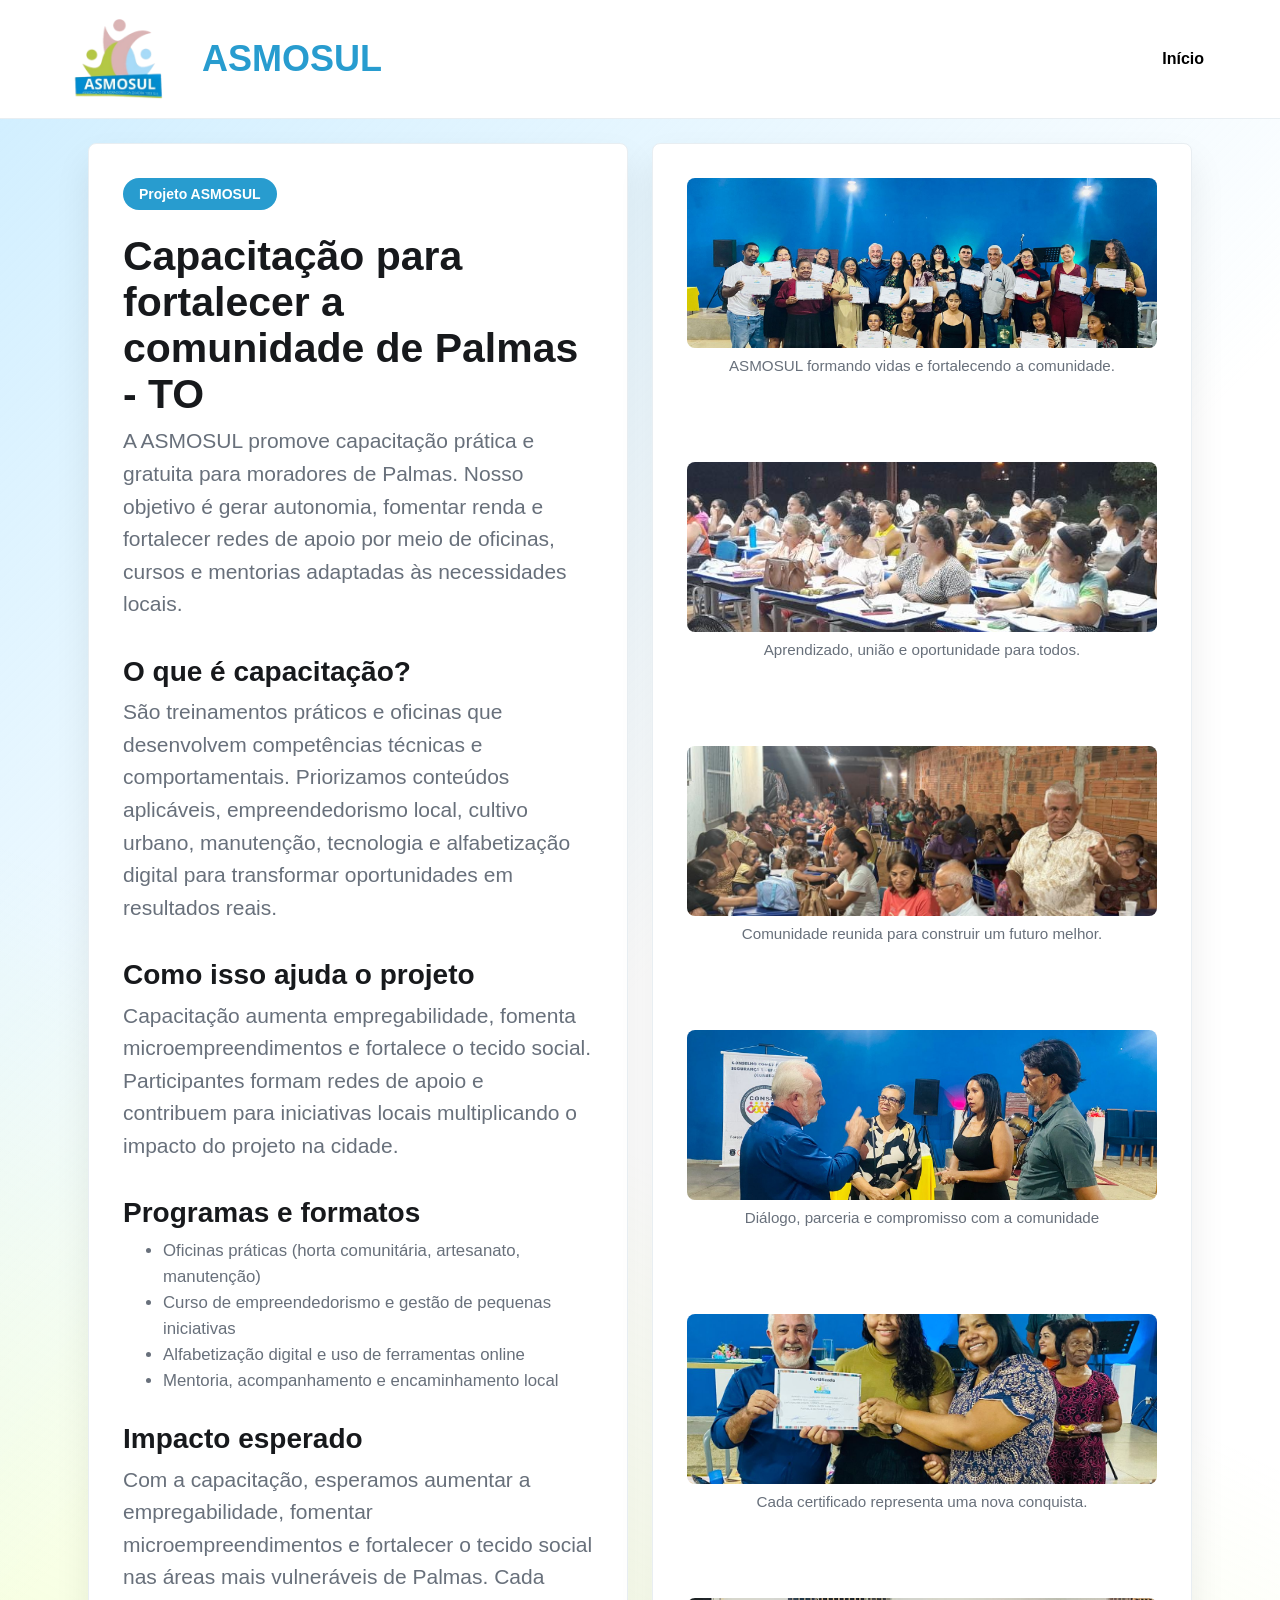
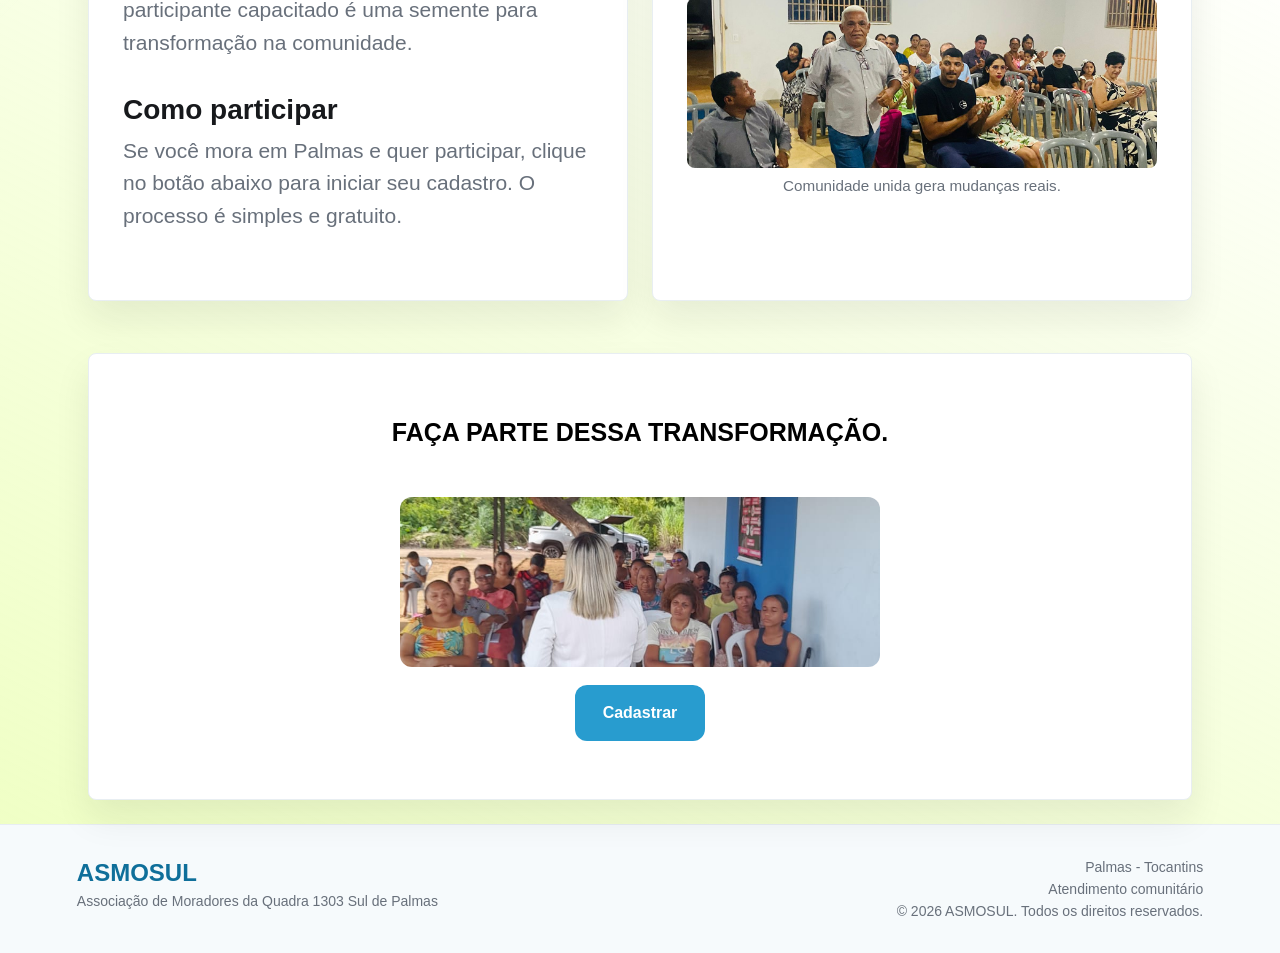
<file: capacitação/AsmoSul-main/index.html>
<!DOCTYPE html>
<html lang="pt-br">
<head>
  <meta charset="UTF-8">
  <meta name="viewport" content="width=device-width, initial-scale=1">
  <title>Capacitação</title>
  <link rel="icon" type="image/png" href="./Imagens/Logo-clean.png">
  <link rel="stylesheet" href="./Css/index.css">
  <style>
    .lead { color: var(--muted); font-size: 1.05rem; margin-top: 8px; }
    .section { margin-bottom: 28px; }
    .cta { display:flex; justify-content:center; margin-top:20px; }
    .cta a { text-decoration:none; }
    .hero-content {
      display: grid;
      grid-template-columns: minmax(0, 1fr) minmax(0, 1fr);
      gap: 24px;
      max-width: 90%;
      margin: auto;
      padding: 24px;
      align-items: stretch;
    }
    .hero-copy,
    .hero-stats {
      min-width: 0;
      width: 100%;
    }
    .hero-copy {
      overflow-wrap: anywhere;
    }
    .hero-copy h1 {
      font-size: clamp(34px, 3.2vw, 52px);
      line-height: 1.12;
    }
    .hero-copy .lead,
    .hero-copy li {
      line-height: 1.55;
      overflow-wrap: anywhere;
      word-break: normal;
      hyphens: auto;
    }
    .hero-stats {
      min-height: 100%;
      background: var(--white);
      display: flex;
      align-items: stretch;
    }
    .media-grid {
      display: grid;
      grid-template-columns: 1fr;
      gap: 16px;
      width: 100%;
      height: 100%;
    }
    .media-grid figure {
      margin: 0;
      display: flex;
      flex-direction: column;
      gap: 8px;
    }
    .media-grid img {
      display: block;
      width: 100%;
      height: 170px;
      object-fit: cover;
      border-radius: 8px;
      background: #f3f6f8;
    }
    .media-grid figcaption {
      color: var(--muted);
      font-size: 0.95rem;
      line-height: 1.35;
      text-align: center;
    }
    @media (max-width: 980px) { .hero-content { grid-template-columns: 1fr; } }
  </style>
</head>
<body>
  <header class="topbar">
    <a class="brand" href="../../site.html">
      <img src="./Imagens/Logo.png" alt="AsmoSul Logo" class="logo-img">
      <span>ASMOSUL</span>
    </a>
    <nav class="nav">
      <button type="button" class="tablinks" onclick="location.href='index.html'">Início</button>
    </nav>
  </header>

  <main class="hero">
    <div class="hero-content">
      <section class="hero-copy progress-card" style="display:block;">
        <span class="badge">Projeto ASMOSUL</span>
        <h1>Capacitação para fortalecer a comunidade de Palmas - TO</h1>
        <p class="lead">A ASMOSUL promove capacitação prática e gratuita para moradores de Palmas. Nosso objetivo é gerar autonomia, fomentar renda e fortalecer redes de apoio por meio de oficinas, cursos e mentorias adaptadas às necessidades locais.</p>

        <div class="section">
          <h2>O que é capacitação?</h2>
          <p class="lead">São treinamentos práticos e oficinas que desenvolvem competências técnicas e comportamentais. Priorizamos conteúdos aplicáveis, empreendedorismo local, cultivo urbano, manutenção, tecnologia e alfabetização digital  para transformar oportunidades em resultados reais.</p>
        </div>

        <div class="section">
          <h2>Como isso ajuda o projeto</h2>
          <p class="lead">Capacitação aumenta empregabilidade, fomenta microempreendimentos e fortalece o tecido social. Participantes formam redes de apoio e contribuem para iniciativas locais multiplicando o impacto do projeto na cidade.</p>
        </div>

        <div class="section">
          <h2>Programas e formatos</h2>
          <ul class="lead">
            <li>Oficinas práticas (horta comunitária, artesanato, manutenção)</li>
            <li>Curso de empreendedorismo e gestão de pequenas iniciativas</li>
            <li>Alfabetização digital e uso de ferramentas online</li>
            <li>Mentoria, acompanhamento e encaminhamento local</li>
          </ul>
        </div>

        <div class="section">
          <h2>Impacto esperado</h2>
          <p class="lead">Com a capacitação, esperamos aumentar a empregabilidade, fomentar microempreendimentos e fortalecer o tecido social nas áreas mais vulneráveis de Palmas. Cada participante capacitado é uma semente para transformação na comunidade.</p>
        </div>

        <div class="section">
          <h2>Como participar</h2>
          <p class="lead">Se você mora em Palmas e quer participar, clique no botão abaixo para iniciar seu cadastro. O processo é simples e gratuito.</p>
        </div>

      </section>

      <aside class="hero-stats progress-card" aria-label="Espaço com imagens">
        <div class="media-grid">
          <figure>
            <img src="./Imagens/WhatsApp Image 2026-04-28 at 15.47.59.jpeg" alt="Imagem 1 do projeto">
            <figcaption>ASMOSUL formando vidas e fortalecendo a comunidade.</figcaption>
          </figure>
          <figure>
            <img src="./Imagens/WhatsApp Image 2026-04-28 at 15.48.03.jpeg" alt="Imagem 2 do projeto">
            <figcaption>Aprendizado, união e oportunidade para todos.</figcaption>
          </figure>
          <figure>
            <img src="./Imagens/WhatsApp Image 2026-04-28 at 15.48.04.jpeg" alt="Imagem 3 do projeto">
            <figcaption>Comunidade reunida para construir um futuro melhor.</figcaption>
          </figure>
          <figure>
            <img src="./Imagens/WhatsApp Image 2026-04-28 at 15.49.58.jpeg" alt="Imagem 4 do projeto">
            <figcaption>Diálogo, parceria e compromisso com a comunidade</figcaption>
          </figure>
          <figure>
            <img src="./Imagens/WhatsApp Image 2026-04-28 at 15.48.05.jpeg" alt="Imagem 5 do projeto">
            <figcaption>Cada certificado representa uma nova conquista.</figcaption>
          </figure>
          <figure>
            <img src="./Imagens/WhatsApp Image 2026-04-28 at 15.50.01.jpeg" alt="Imagem 6 do projeto">
            <figcaption>Comunidade unida gera mudanças reais.</figcaption>
          </figure>
        </div>
      </aside>
      <div class="bottom-row">
        <div class="bottom-strip progress-card" aria-label="Faixa inferior decorativa">
          <div class="botaoCad">
            <p class="cadastro-callout" style="text-transform: uppercase; color: black; font-size: 25px;">Faça parte dessa transformação.</p>
            <img src="./Imagens/imagem cadastro.jpeg" alt="Imagem de cadastro" class="cadastro-image">
            <a href="./cadastro.html" class="join-button cadastro-link">Cadastrar</a>
          </div>
        </div>
      </div>
    </div>
  </main>
  <footer class="site-footer">
    <div class="footer-info">
      <strong>ASMOSUL</strong>
      <span>Associação de Moradores da Quadra 1303 Sul de Palmas</span>
    </div>

    <div class="footer-links">
      <span>Palmas - Tocantins</span>
      <span>Atendimento comunitário</span>
      <span>© 2026 ASMOSUL. Todos os direitos reservados.</span>
    </div>
    </footer>
</body>
</html>
</file>
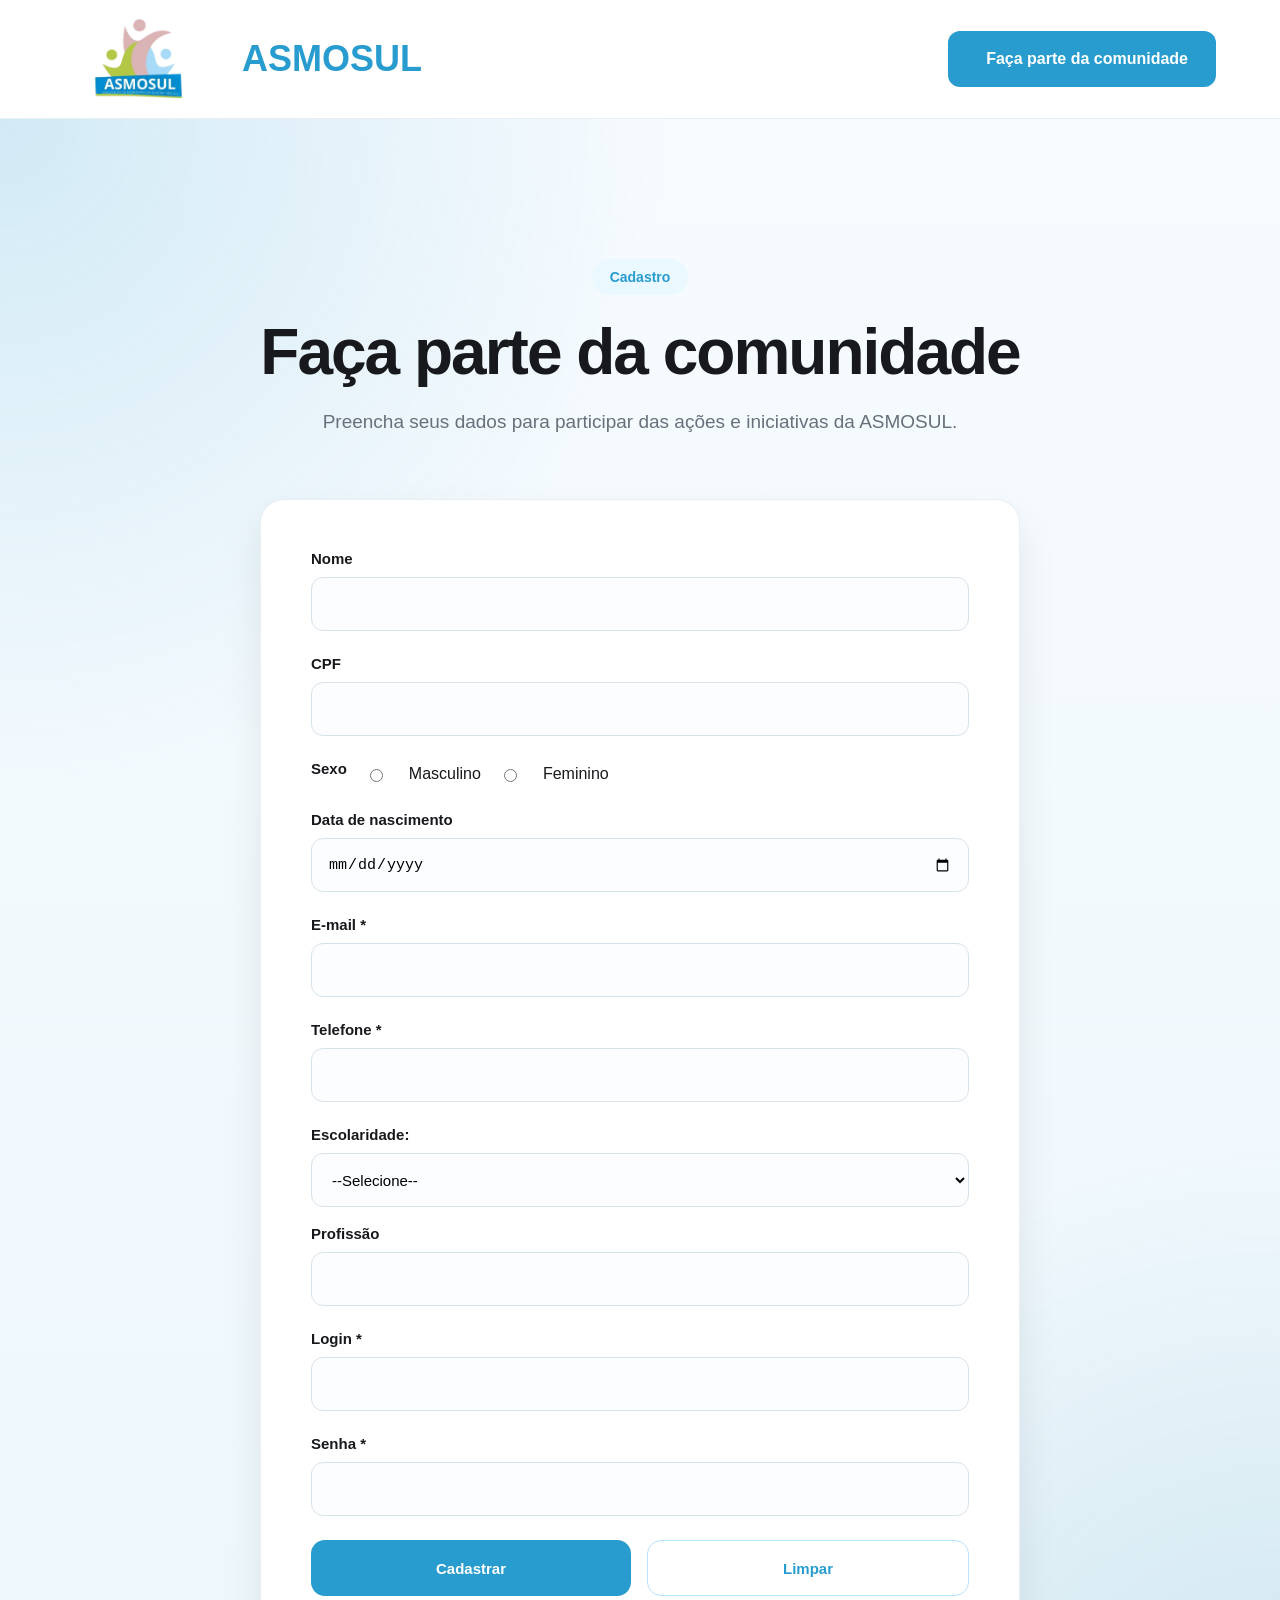
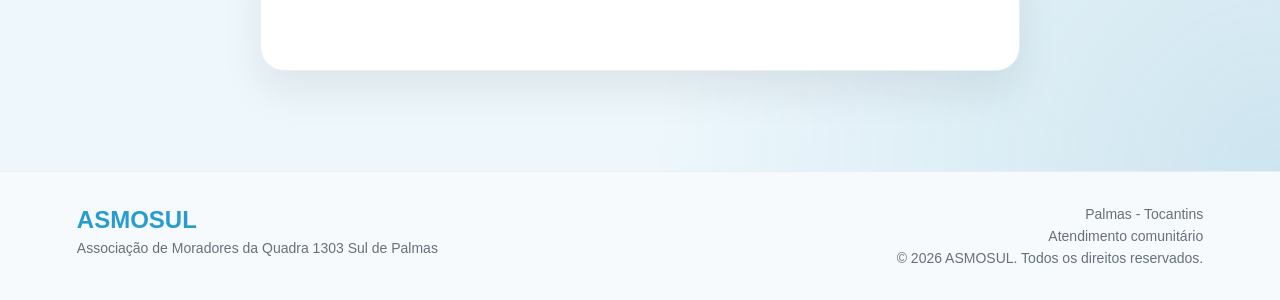
<file: comunidade/form.html>
<!doctype html>
<html lang="en">

<head>
  <meta charset="UTF-8" />
  <meta name="viewport" content="width=device-width, initial-scale=1.0" />
  <title>Formulário</title>
  <link rel="stylesheet" href="styles/global.css" />
  <link rel="stylesheet" href="styles/form.css" />
  <link rel="icon" type="image/png" href="../capacitação/AsmoSul-main/Imagens/Logo-clean.png">
</head>

<body>
  <header class="topbar">
    <a class="brand" href="../site.html" aria-label="ASMOSUL">
      <img src="img/logo.png" alt="Logo ASMOSUL" />
      <span>ASMOSUL</span>
    </a>

    <nav class="nav" aria-label="Menu principal">


      <a class="join-button active" href="associar.html" style="color: var(--white) !important"
        aria-label="Seja um associado">
        <span class="join-icon" aria-hidden="true"></span>
        Faça parte da comunidade
      </a>
    </nav>
  </header>
  <div class="form">
    <div class="form-hero">
      <span class="form-badge"> Cadastro </span>

      <h1>Faça parte da comunidade</h1>

      <p>
        Preencha seus dados para participar das ações e iniciativas da
        ASMOSUL.
      </p>
    </div>

    <form id="associarForm" class="modern-form" action="#" method="post">
      <div>
        <label for="nome">Nome</label>
        <input type="text" name="nome" />
      </div>

      <div>
        <label for="cpf">CPF</label>
        <input type="text" name="cpf" minlength="11" maxlength="14" />
      </div>

      <div>
        <label>Sexo</label>
        <input type="radio" name="sexo" value="masculino" />
        Masculino
        <input type="radio" name="sexo" value="feminino" />
        Feminino
      </div>

      <div>
        <label for="date">Data de nascimento</label>
        <input type="date" name="date" />
      </div>

      <div>
        <label for="email">E-mail *</label>
        <input type="email" name="email" required />
      </div>

      <div>
        <label for="telefone">Telefone *</label>
        <input type="tel" required minlength="14" maxlength="15" />
      </div>

      <label for="escolaridade">Escolaridade:</label>
      <select id="escolaridade" name="escolaridade" required>
        <option value="">--Selecione--</option>
        <option value="fundamentalI">Ensino Fundamental Incompleto</option>
        <option value="fundamental">Ensino Fundamental</option>
        <option value="medioI">Ensino Médio Incompleto</option>
        <option value="medio">Ensino Médio</option>
        <option value="superiorI">Ensino Superior Incompleto</option>
        <option value="superior">Ensino Superior</option>
        <option value="pos">Pós-graduação/Mestrado/Doutorado</option>
      </select>
      <br /><br />

      <div>
        <label for="profissao">Profissão</label>
        <input type="text" />
      </div>

      <div>
        <label for="login">Login * </label>
        <input type="text" name="login" required />
      </div>
      <div>
        <label for="senha">Senha * </label>
        <input type="password" name="senha" minlength="8" required />
      </div>
      <div class="buttons">
        <input type="submit" value="Cadastrar"/>
        <input type="reset" value="Limpar" />
      </div>
    </form>
  </div>
  <script src="script.js"></script>
  <footer class="site-footer">
    <div class="footer-info">
      <strong>ASMOSUL</strong>
      <span>Associação de Moradores da Quadra 1303 Sul de Palmas</span>
    </div>

    <div class="footer-links">
      <span>Palmas - Tocantins</span>
      <span>Atendimento comunitário</span>
      <span>©️ 2026 ASMOSUL. Todos os direitos reservados.</span>
    </div>
  </footer>
</body>

</html>
</file>
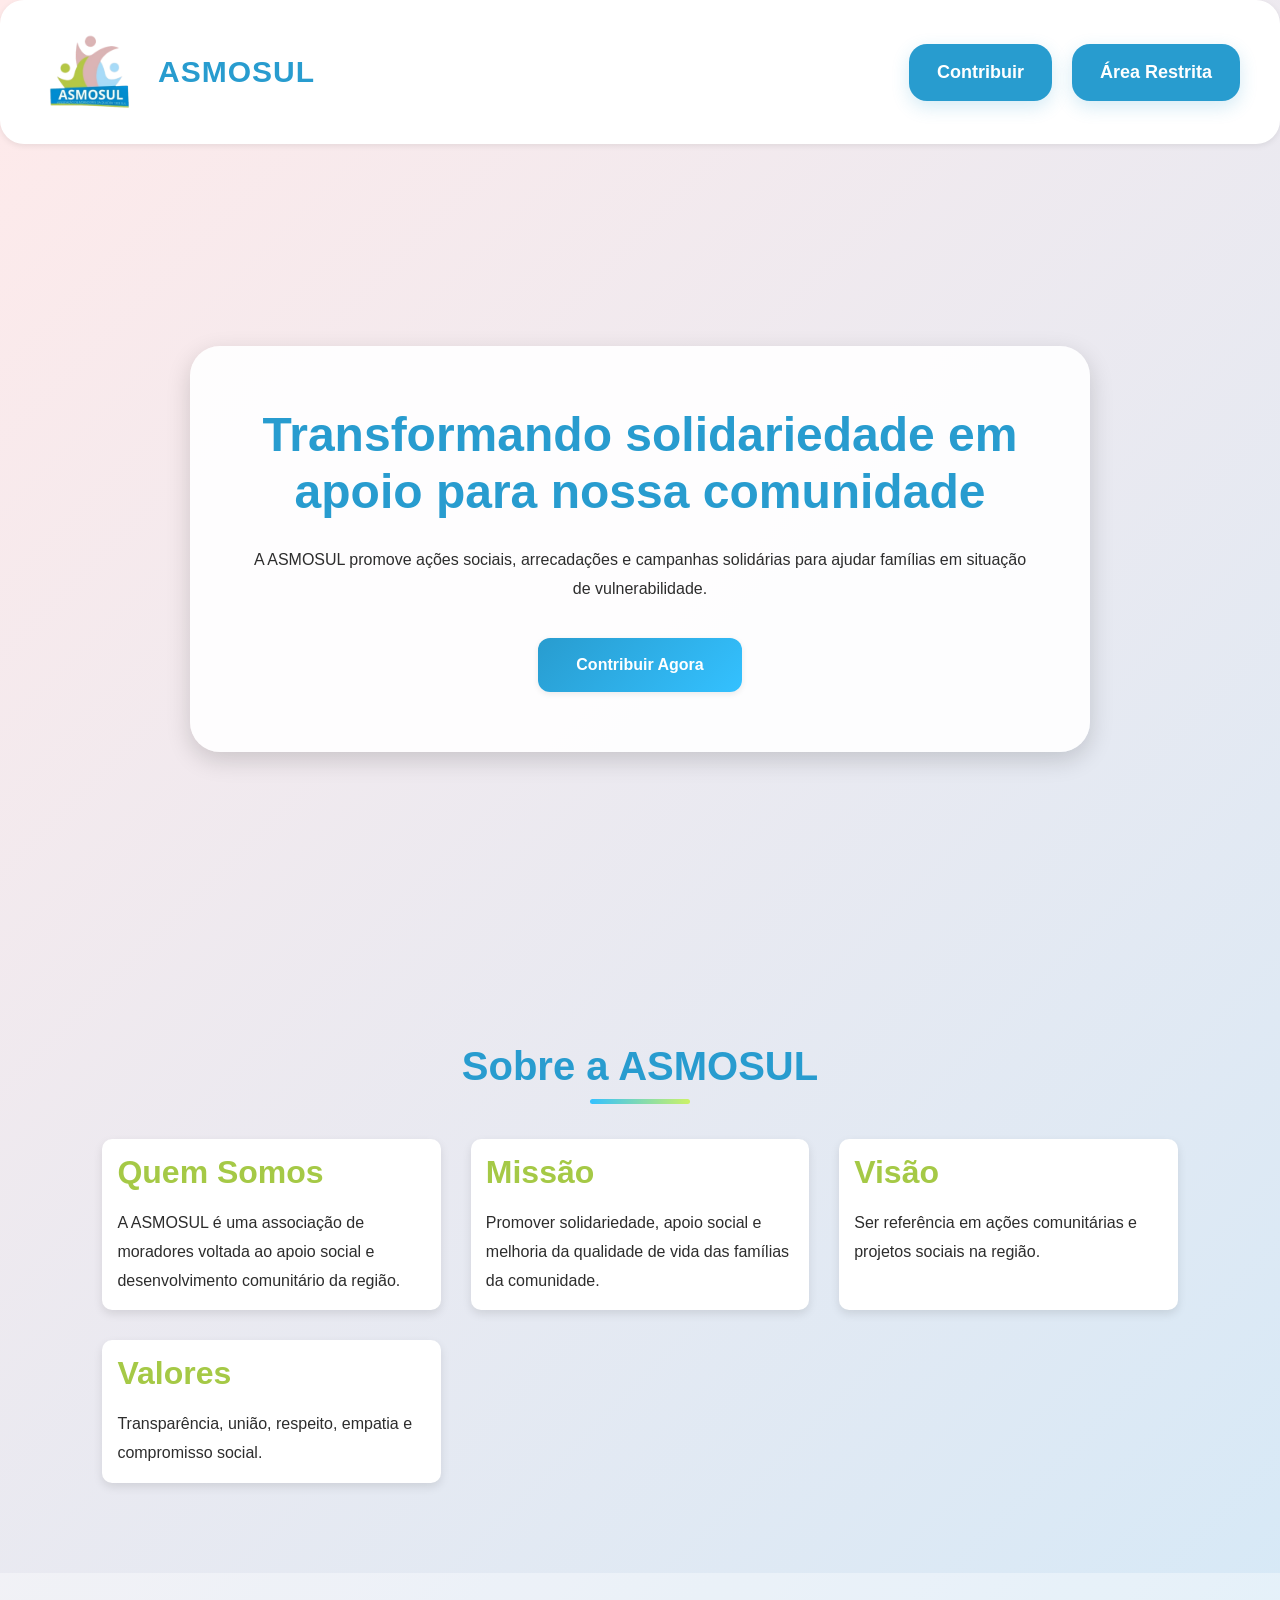
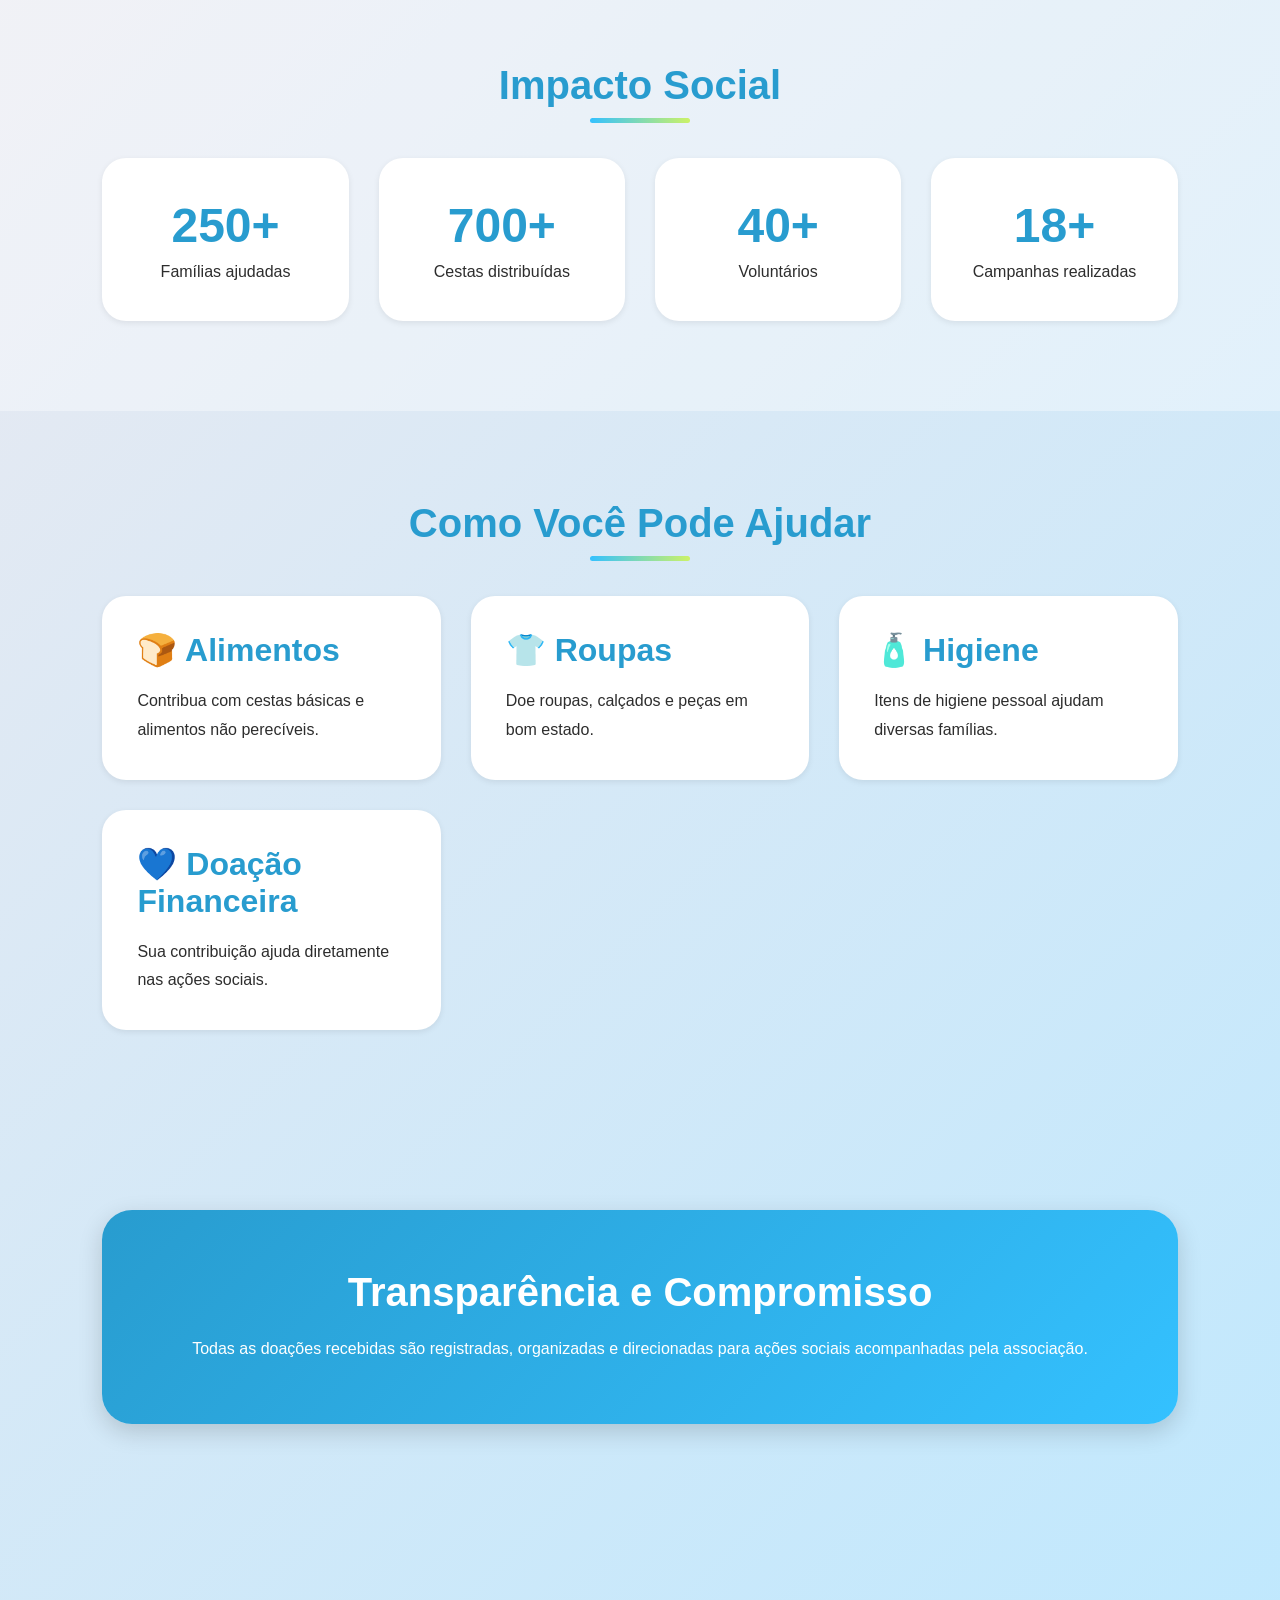
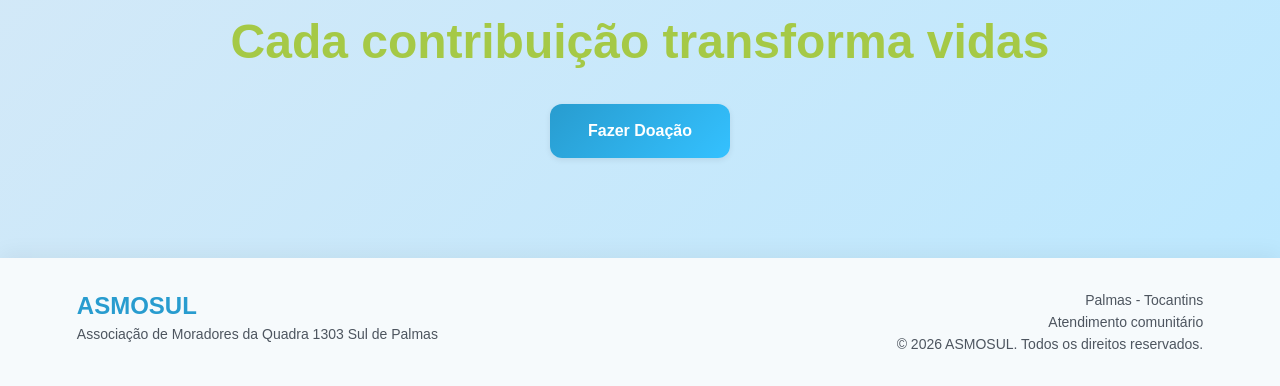
<file: doações/dashboard.html>
<!DOCTYPE html>
<html lang="pt-BR">

<head>

    <meta charset="UTF-8">

    <meta name="viewport" content="width=device-width, initial-scale=1.0">

    <title>ASMOSUL - Dashboard Administrativo</title>

    <link rel="stylesheet" href="dashboard.css">
    <link rel="icon" type="image/png" href="../capacitação/AsmoSul-main/Imagens/Logo-clean.png">


    <link rel="preconnect" href="https://fonts.googleapis.com">

    <link rel="preconnect" href="https://fonts.gstatic.com" crossorigin>

</head>

<body>

    <!-- SIDEBAR — Navbar lateral -->

    <aside class="sidebar">

        <div class="logo-area">

            <a href="institucional.html" class="logo-link">

                <img src="./logo-removebg-preview.png" alt="Logo ASMOSUL">

                <span>ASMOSUL</span>

            </a>

        </div>

        <nav>

            <button class="menu-btn" onclick="window.location.href='entrega.html'">

                Entregas

            </button>

            <button class="menu-btn">

                Relatórios

            </button>

            <button class="menu-btn">

                Usuários

            </button>

        </nav>

    </aside>

    <!-- CONTEÚDO -->

    <main class="conteudo">

        <header class="topo">

            <h1>
                Painel Administrativo
            </h1>

        </header>

        <!-- CARDS -->

        <section class="cards">

            <div class="card">

                <h2 class="total-doacoes">0</h2>

                <p>Doações Registradas</p>

            </div>

            <div class="card">

                <h2 class="total-arrecadado">R$ 0</h2>

                <p>Valor Arrecadado</p>

            </div>

            <div class="card">

                <h2 class="familias">0</h2>

                <p>Famílias Ajudadas</p>

            </div>

            <div class="card">

                <h2 class="cestas">0</h2>

                <p>Cestas Disponíveis</p>

            </div>

        </section>

        <!-- CONTADORES -->

        <section class="contador-section">

            <div class="contador-card">

                <h3>Total de Entradas</h3>

                <p class="contador-entradas">0</p>

            </div>

            <div class="contador-card">

                <h3>Total de Saídas</h3>

                <p class="contador-saidas">0</p>

            </div>

            <div class="contador-card">

                <h3>Total de Itens</h3>

                <p class="contador-itens">0</p>

            </div>

            <div class="contador-card">

                <h3>Movimentações</h3>

                <p class="contador-movimentacoes">0</p>

            </div>

        </section>

        <!-- STATUS (alert) -->

        <section class="status-section">

            <div class="status-box">

                <h2>Status das Doações</h2>

                <ul>

                    <li>✔ Recebido</li>

                    <li>⏳ Em separação</li>

                    <li>🚚 Em entrega</li>

                    <li>✅ Entregue</li>

                </ul>

            </div>

            <div class="status-box">

                <h2>Resumo Financeiro</h2>

                <p>
                    Entradas:
                    <span class="financeiro-entrada">
                        R$ 0
                    </span>
                </p>

                <p>
                    Saídas:
                    <span class="financeiro-saida">
                        R$ 0
                    </span>
                </p>

                <p>
                    Saldo Atual:
                    <span class="financeiro-saldo">
                        R$ 0
                    </span>
                </p>

                <p>
                    Última movimentação:
                    <span class="financeiro-ultima">
                        Nenhuma
                    </span>
                </p>

            </div>

        </section>

        <!-- TABELA -->

        <section class="tabela-section">

            <div class="titulo-tabela">

                <h2>Últimas Movimentações</h2>

            </div>

            <table>

                <thead>

                    <tr>

                        <th>Doador</th>

                        <th>Tipo</th>

                        <th>Quantidade</th>

                        <th>Status</th>

                        <th>Data</th>

                    </tr>

                </thead>

                <tbody>

                </tbody>

            </table>

        </section>

        <!-- FORMULÁRIO — (Input) -->

        <section class="registro-section">

            <div class="registro-box">

                <h2>Registrar Movimentação</h2>

                <form id="formRegistro">

                    <input type="text" id="nome" placeholder="Nome do doador">

                    <select id="tipo">

                        <option value="">Tipo</option>

                        <option>Cesta Básica</option>

                        <option>Dinheiro</option>

                        <option>Fraldas</option>

                        <option>Roupas</option>

                    </select>

                    <input type="number" id="quantidade" placeholder="Quantidade" style="display:none;">

                    <input type="number" id="valor" placeholder="Valor em R$" style="display:none;">

                    <select id="status">

                        <option value="">Status</option>

                        <option>Recebido</option>

                        <option>Em separação</option>

                        <option>Entregue</option>

                    </select>

                    <button type="submit">

                        Registrar

                    </button>

                </form>

            </div>

        </section>

    </main>

    <script src="dashboard.js"></script>

</body>

</html>
</file>
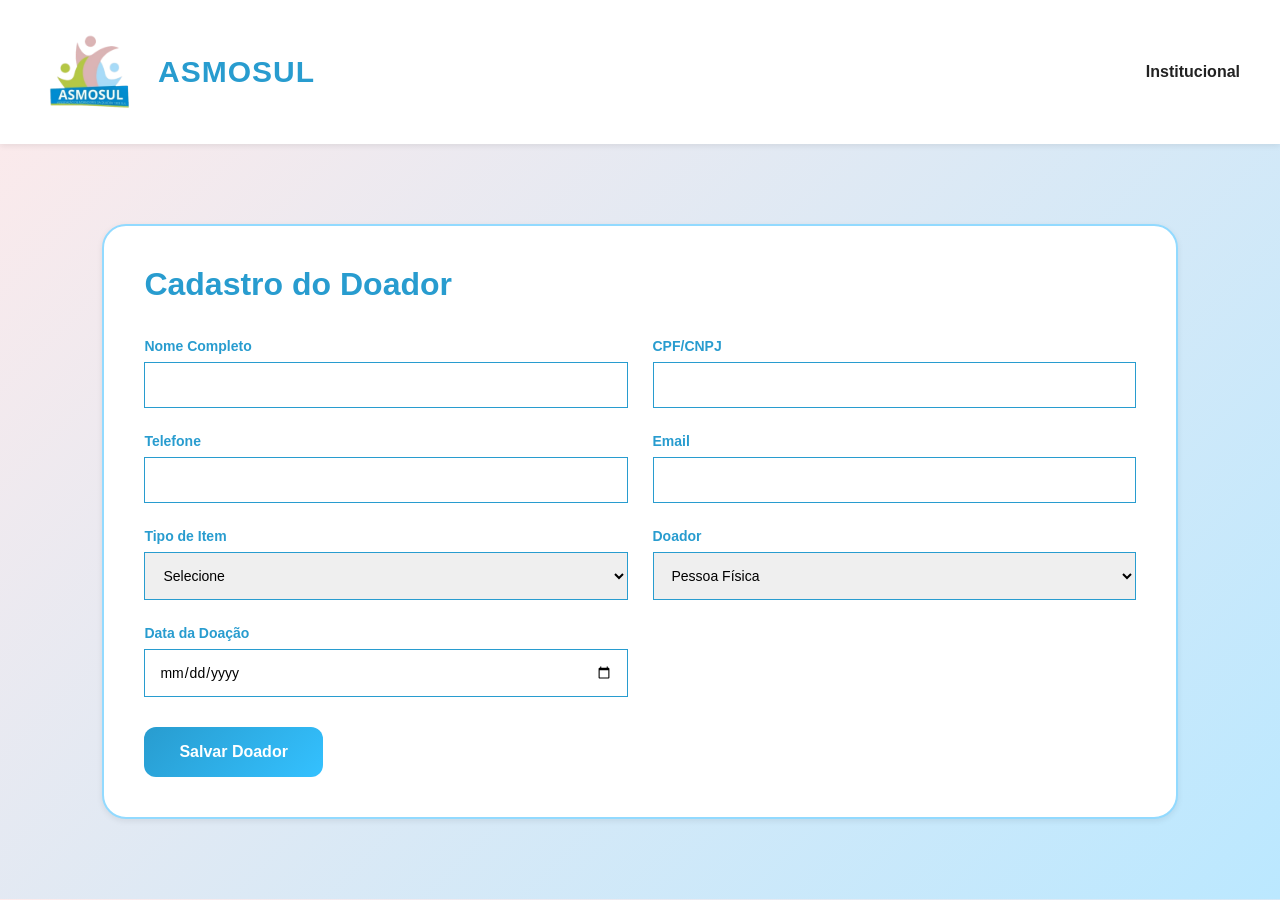
<file: doações/doador.html>
<!DOCTYPE html>
<html lang="pt-BR">

<head>

    <meta charset="UTF-8">

    <meta name="viewport" content="width=device-width, initial-scale=1.0">

    <title>ASMOSUL - Doador</title>

    <link rel="stylesheet" href="doador.css">
    <link rel="icon" type="image/png" href="../capacitação/AsmoSul-main/Imagens/Logo-clean.png">


    <link rel="preconnect" href="https://fonts.googleapis.com">
    <link rel="preconnect" href="https://fonts.gstatic.com" crossorigin>

</head>

<body>

    <!-- HEADER — Navbar top -->

    <header>

        <a href="institucional.html" class="logo-area">

            <img src="./logo-removebg-preview.png" alt="Logo ASMOSUL">

            <span class="logo-texto">
                ASMOSUL
            </span>

        </a>

        <nav>

            <a href="institucional.html" class="nav-link">
                Institucional
            </a>

        </nav>

    </header>

    <!-- FORMULÁRIO — (Input) -->

    <section class="form-section">

        <div class="form-container">

            <h2>
                Cadastro do Doador
            </h2>

            <form>

                <div class="form-grid">

                    <div class="campo">

                        <label>Nome Completo</label>

                        <input type="text">

                    </div>

                    <div class="campo">

                        <label>CPF/CNPJ</label>

                        <input type="text" id="cpfCNPJ">

                    </div>

                    <div class="campo">

                        <label>Telefone</label>

                        <input type="text" id="telefone">

                    </div>

                    <div class="campo">

                        <label>Email</label>

                        <input type="email">

                    </div>

                    <div class="campo">

                        <label>Tipo de Item</label>

                        <select id="tipoDoacao">

                            <option value="">Selecione</option>
                            <option value="cesta">Cesta Básica</option>
                            <option value="dinheiro">Dinheiro</option>
                            <option value="higiene">Item de Higiene Pessoal</option>
                            <option value="roupas">Roupas</option>
                            <option value="calcados">Calçados</option>
                            <option value="fraldas">Fraldas</option>

                        </select>

                    </div>

                    <div class="campo">

                        <label>Doador</label>

                        <select>

                            <option>Pessoa Física</option>
                            <option>Pessoa Jurídica</option>

                        </select>

                    </div>

                    <div class="campo" id="campoValor" style="display:none;">

                        <label>Valor</label>

                        <input type="number">

                    </div>

                    <div class="campo" id="campoQuantidade" style="display:none;">

                        <label>Quantidade</label>

                        <input type="number">

                    </div>

                    <div class="campo">

                        <label>Data da Doação</label>

                        <input type="date">

                    </div>

                </div>

                <button type="button" onclick="window.location.href='institucional.html'">
                    Salvar Doador
                </button>

            </form>

        </div>

    </section>

    <script>

        const tipoDoacao = document.getElementById('tipoDoacao');

        const campoValor = document.getElementById('campoValor');

        const campoQuantidade = document.getElementById('campoQuantidade');

        tipoDoacao.addEventListener('change', () => {

            campoValor.style.display = 'none';
            campoQuantidade.style.display = 'none';

            if (tipoDoacao.value === 'dinheiro') {

                campoValor.style.display = 'flex';

            }

            if (tipoDoacao.value === 'cesta' || tipoDoacao.value === 'fraldas') {

                campoQuantidade.style.display = 'flex';

            }

        });

    </script>

    <script src="doador.js"></script>

</body>

</html>
</file>
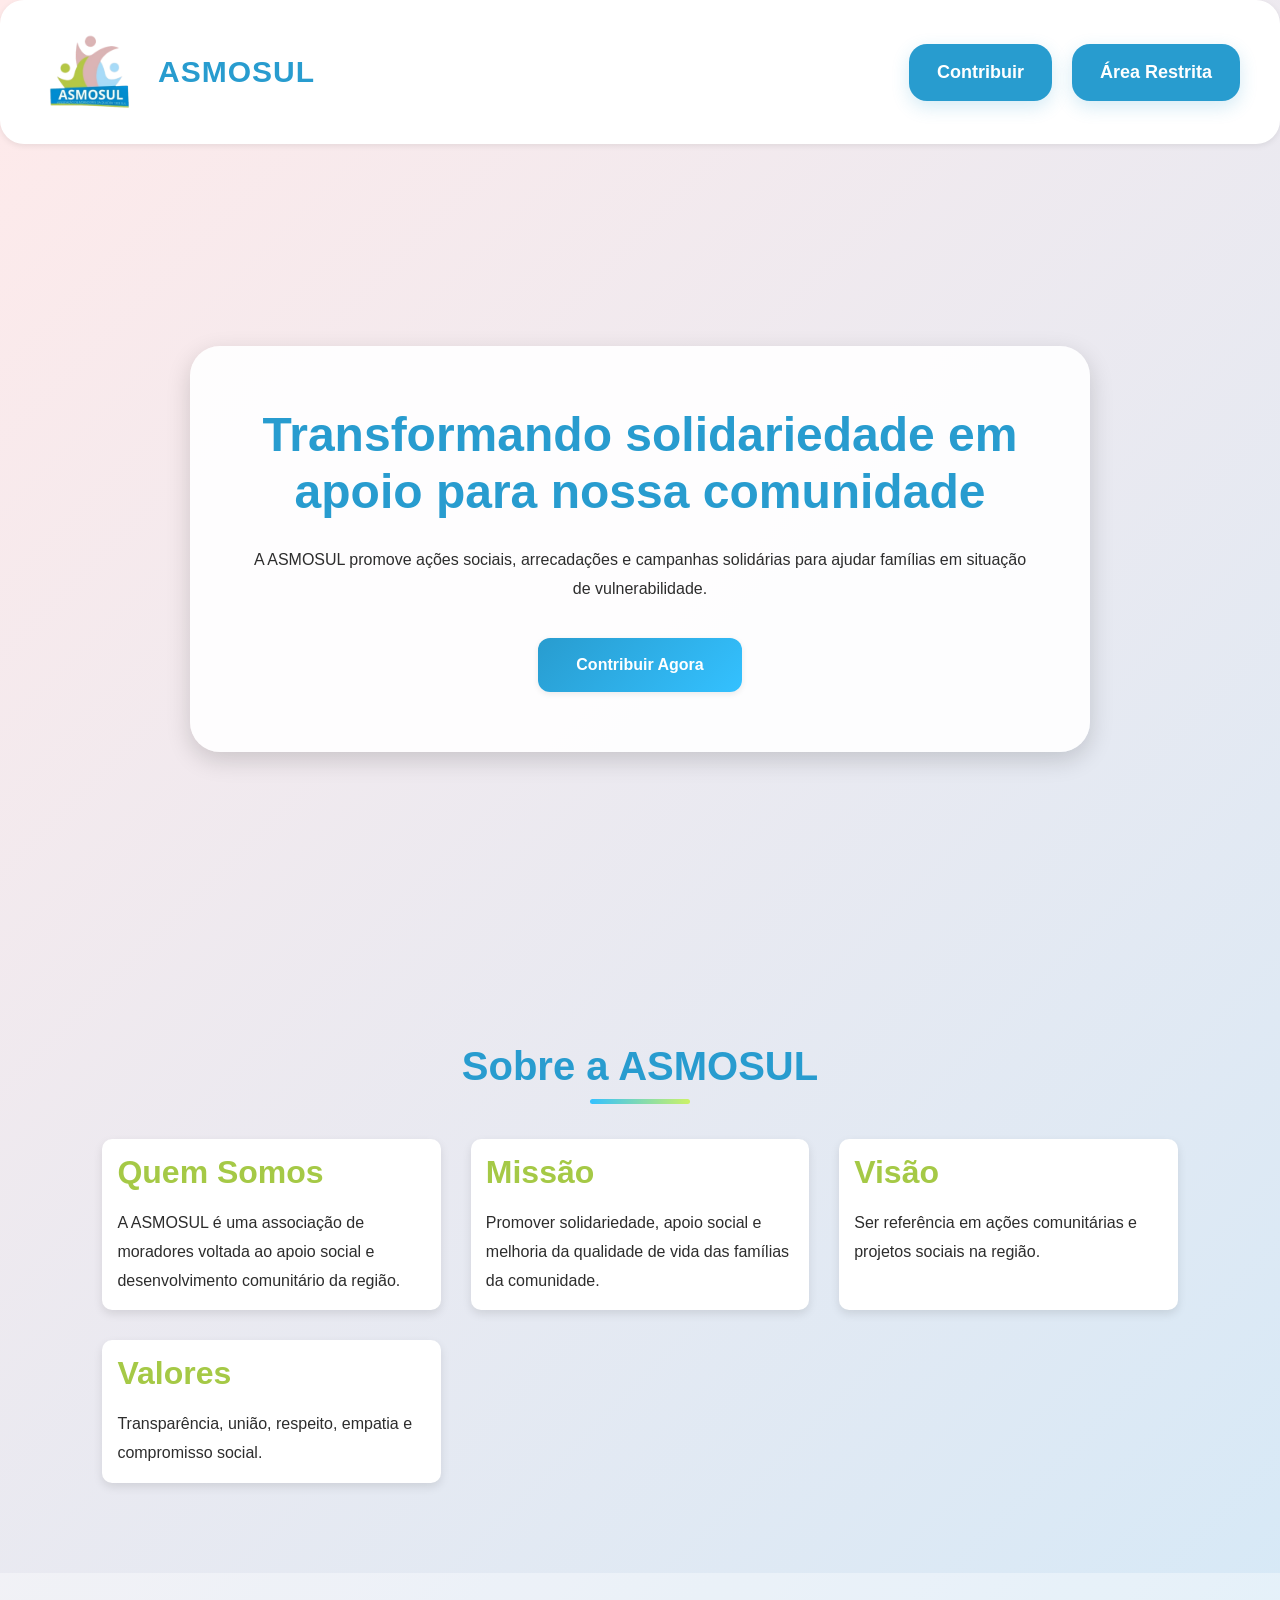
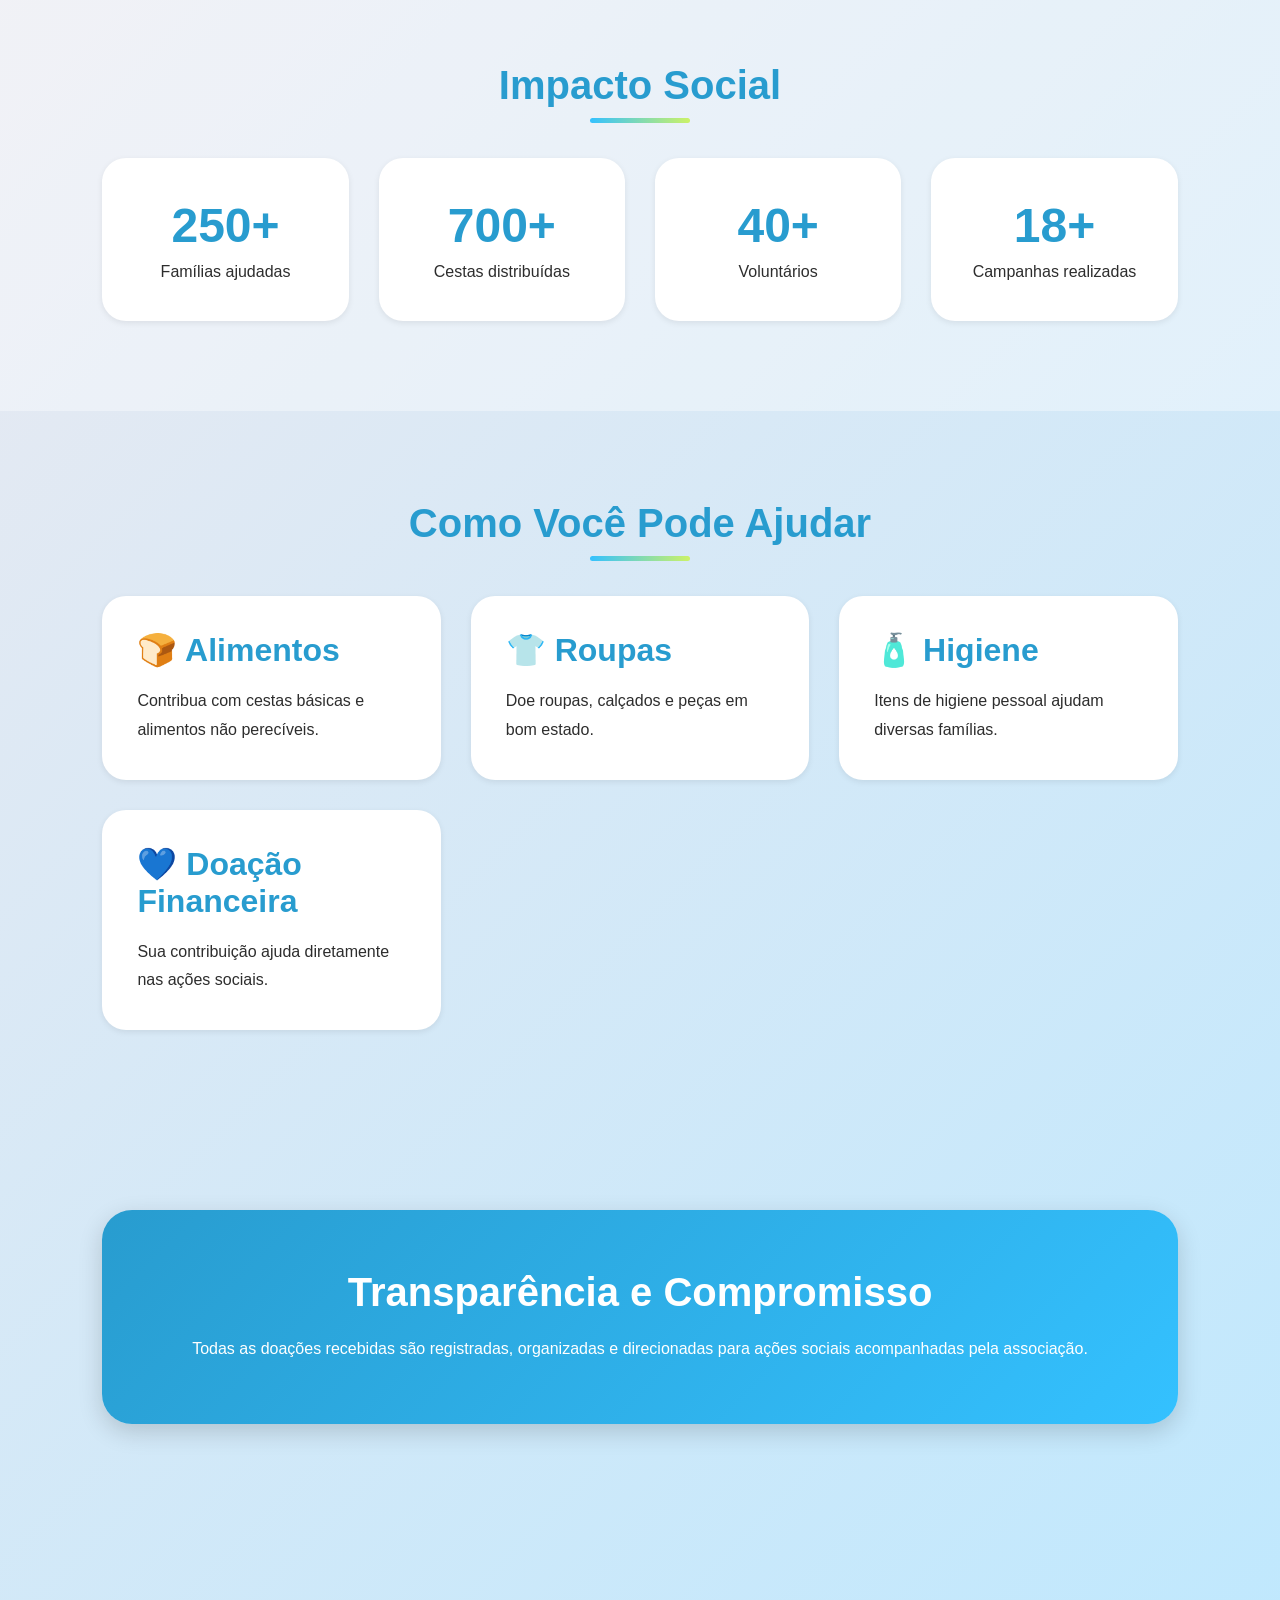
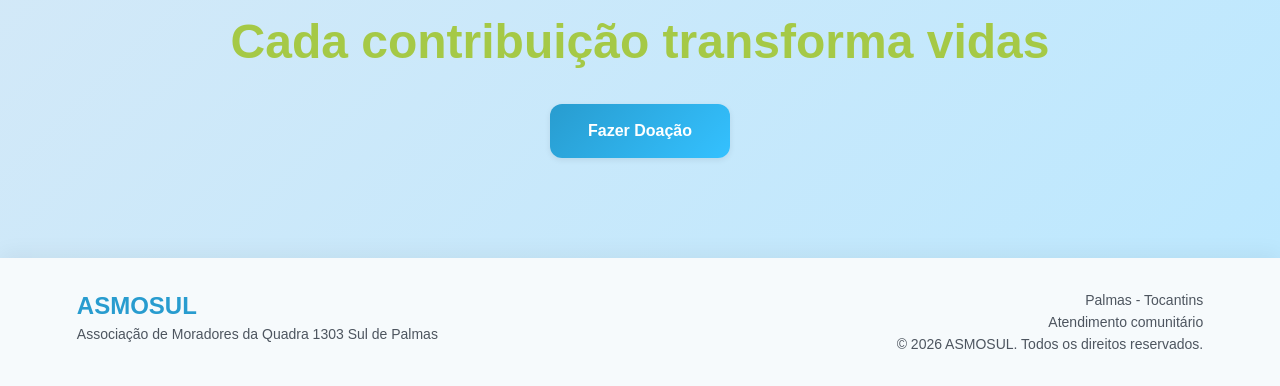
<file: doações/entrega.html>
<!DOCTYPE html>
<html lang="pt-BR">

<head>

    <meta charset="UTF-8">

    <meta name="viewport" content="width=device-width, initial-scale=1.0">

    <title>ASMOSUL - Entrega</title>

    <link rel="stylesheet" href="entrega.css">
    <link rel="icon" type="image/png" href="../capacitação/AsmoSul-main/Imagens/Logo-clean.png">

    <link rel="preconnect" href="https://fonts.googleapis.com">
    <link rel="preconnect" href="https://fonts.gstatic.com" crossorigin>

</head>

<body>

    <!-- HEADER — Navbar top -->

    <header>

        <a href="institucional.html" class="logo-area">

            <img src="./logo-removebg-preview.png" alt="Logo ASMOSUL">

            <span class="logo-texto">
                ASMOSUL
            </span>

        </a>

        <nav>

            <a href="institucional.html" class="nav-link">
                Institucional
            </a>

            <a href="dashboard.html" class="nav-link">
                Painel Administrativo
            </a>

        </nav>

    </header>

    <!-- FORMULÁRIO (Input) -->

    <section class="form-section">

        <div class="form-container">

            <h2>
                Controle de Entrega
            </h2>

            <form>

                <div class="form-grid">

                    <div class="campo">

                        <label>Beneficiário</label>

                        <input type="text">

                    </div>

                    <div class="campo">

                        <label>Itens Entregues</label>

                        <select multiple>

                            <option>Cesta Básica</option>
                            <option>Fraldas</option>
                            <option>Roupas</option>
                            <option>Calçados</option>
                            <option>Higiene Pessoal</option>

                        </select>

                    </div>

                    <div class="campo">

                        <label>Data da Entrega</label>

                        <input type="date">

                    </div>

            
                    <div class="campo">

                        <label>Identificador</label>

                        <input type="text">

                    </div>

                    <div class="campo">

                        <label>Descrição</label>

                        <input type="text">

                    </div>

                </div>

                <button type="submit">
                    Registrar Entrega
                </button>

            </form>

        </div>

    </section>

    <script src="entrega.js"></script>

</body>

</html>
</file>
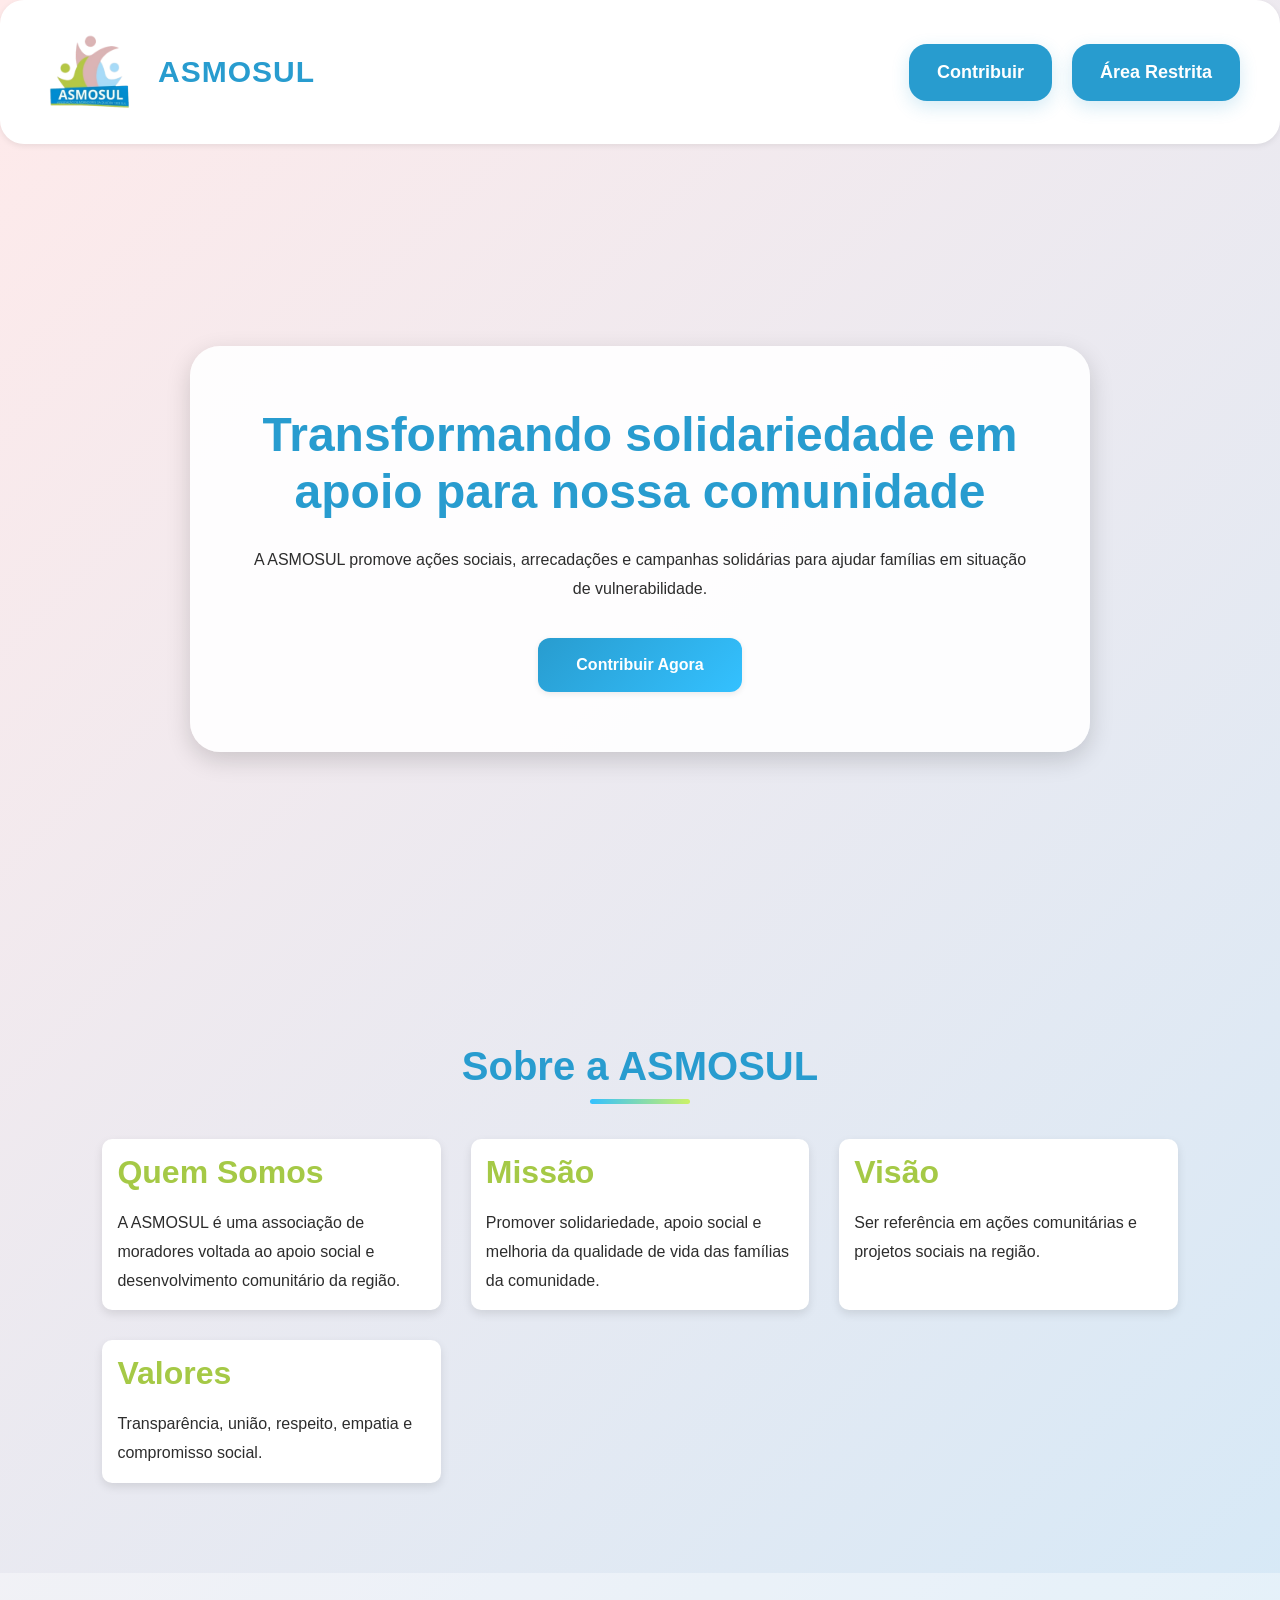
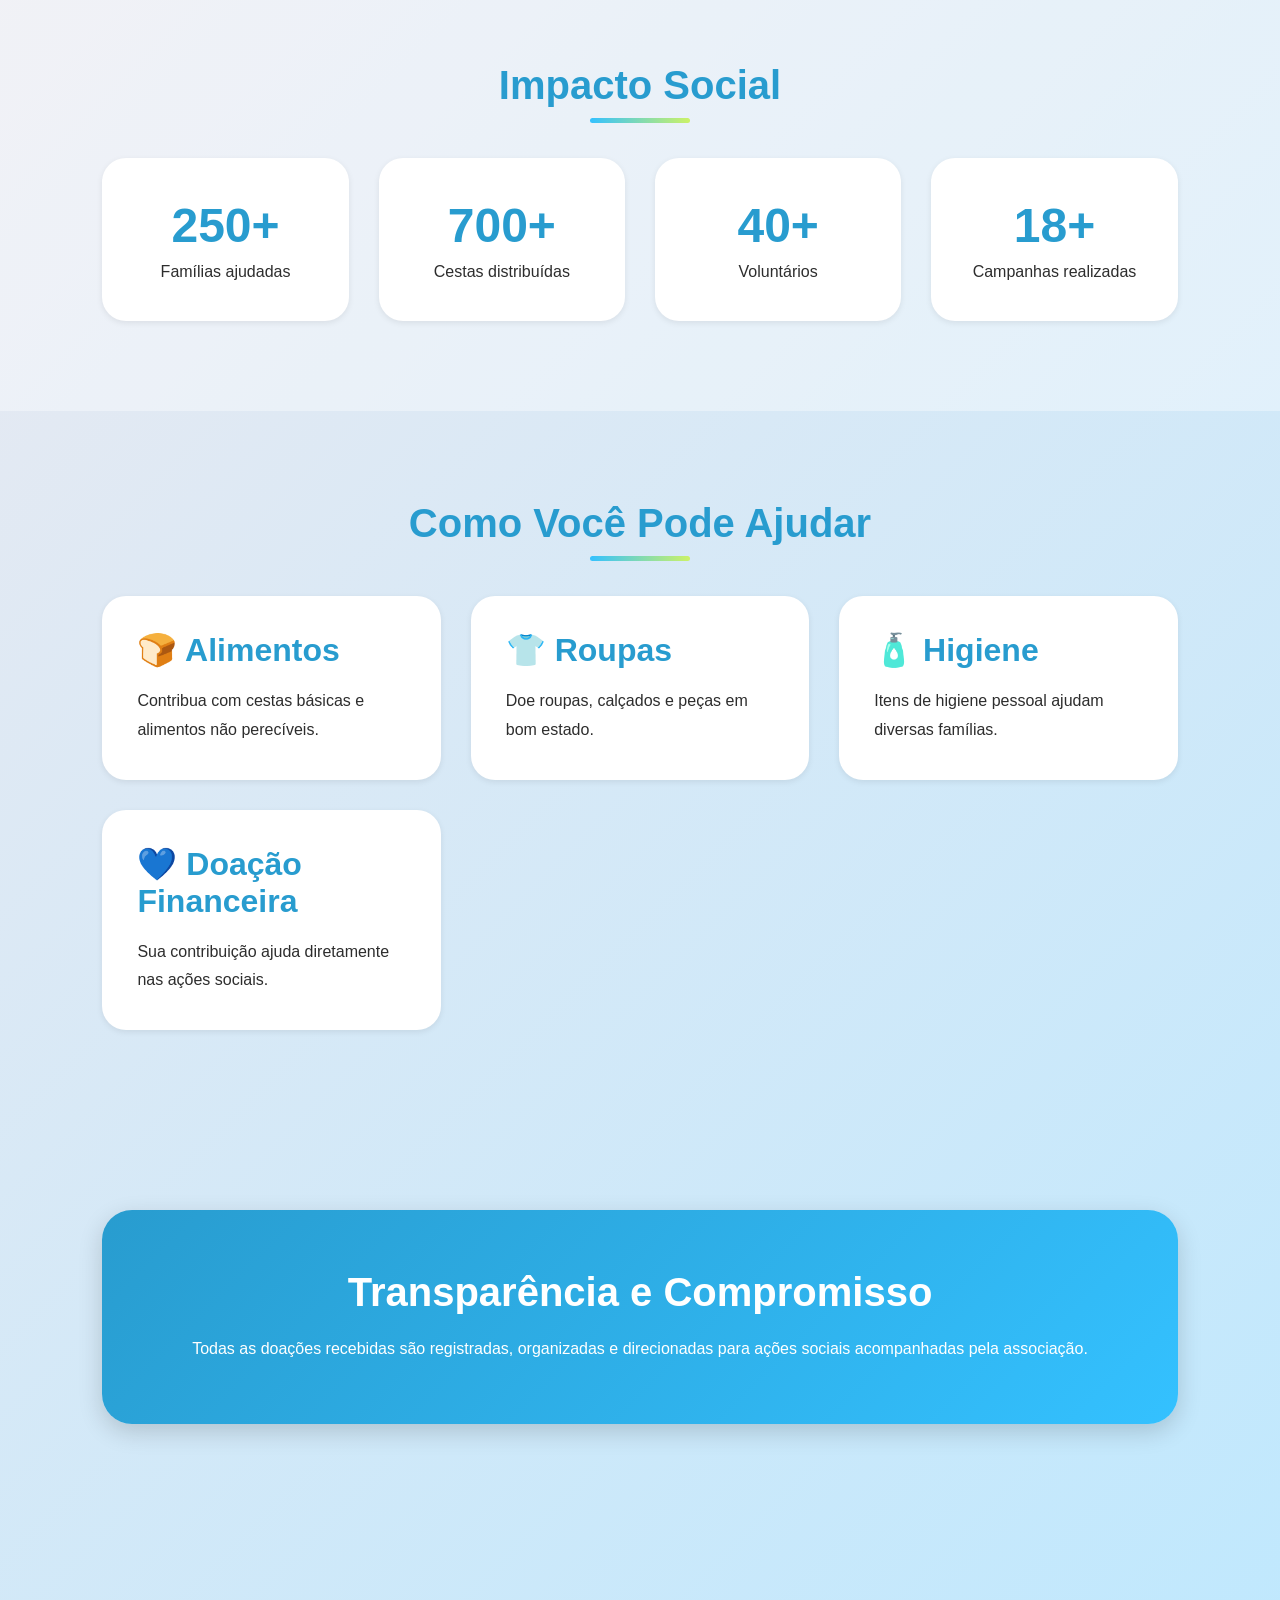
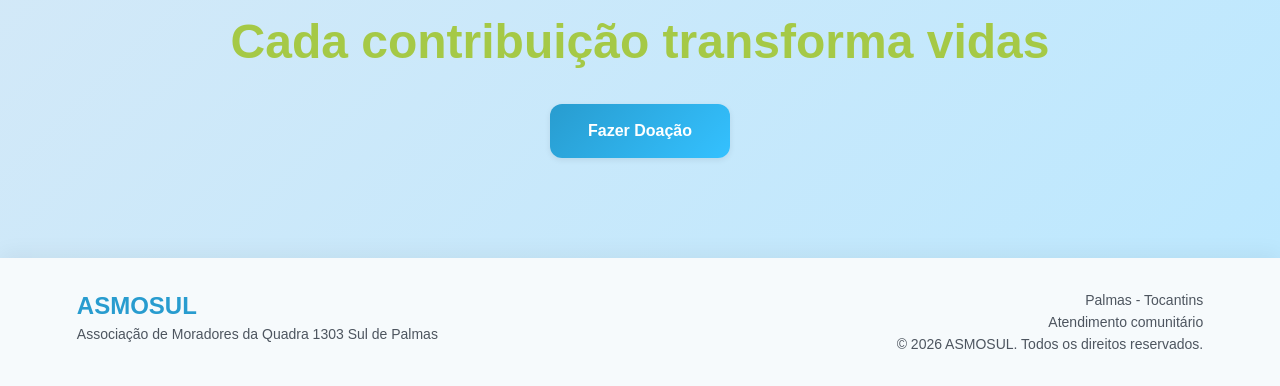
<file: doações/institucional.html>
<!DOCTYPE html>
<html lang="pt-BR">

<head>

    <meta charset="UTF-8">
    <meta name="viewport" content="width=device-width, initial-scale=1.0">

    <title>ASMOSUL - Associação de Moradores</title>

    <link rel="stylesheet" href="institucional.css">
    <link rel="icon" type="image/png" href="../capacitação/AsmoSul-main/Imagens/Logo-clean.png">

    <link rel="preconnect" href="https://fonts.googleapis.com">
    <link rel="preconnect" href="https://fonts.gstatic.com" crossorigin>

</head>

<body>

    <!-- HEADER — Navbar top -->

    <header>

        <a href="../site.html" class="logo-area">

            <img src="./logo-removebg-preview.png" alt="Logo ASMOSUL">

            <span class="logo-texto">
                ASMOSUL
            </span>

        </a>

        <nav>


            <a href="doador.html" class="nav-contribuir">
                Contribuir
            </a>



            <a href="dashboard.html" class="nav-contribuir">
                Área Restrita
            </a>


        </nav>

    </header>

    <!-- HERO -->

    <section class="hero">

        <div class="hero-texto">

            <h1>
                Transformando solidariedade em apoio para nossa comunidade
            </h1>

            <p>
                A ASMOSUL promove ações sociais,
                arrecadações e campanhas solidárias
                para ajudar famílias em situação de vulnerabilidade.
            </p>

            <a href="doador.html" class="botao">
                Contribuir Agora
            </a>

        </div>

    </section>

    <!-- SOBRE -->

    <section class="sobre" id="sobre">

        <div class="titulo">

            <h2>Sobre a ASMOSUL</h2>

        </div>

        <div class="sobre-container">

            <div class="card">

                <h3>Quem Somos</h3>

                <p>
                    A ASMOSUL é uma associação de moradores
                    voltada ao apoio social e desenvolvimento
                    comunitário da região.
                </p>

            </div>

            <div class="card">

                <h3>Missão</h3>

                <p>
                    Promover solidariedade, apoio social
                    e melhoria da qualidade de vida
                    das famílias da comunidade.
                </p>

            </div>

            <div class="card">

                <h3>Visão</h3>

                <p>
                    Ser referência em ações comunitárias
                    e projetos sociais na região.
                </p>

            </div>

            <div class="card">

                <h3>Valores</h3>

                <p>
                    Transparência, união,
                    respeito, empatia e compromisso social.
                </p>

            </div>

        </div>

    </section>

    <!-- IMPACTO -->

    <section class="impacto" id="impacto">

        <div class="titulo">

            <h2>Impacto Social</h2>

        </div>

        <div class="impacto-container">

            <div class="impacto-card">

                <h3>250+</h3>

                <p>Famílias ajudadas</p>

            </div>

            <div class="impacto-card">

                <h3>700+</h3>

                <p>Cestas distribuídas</p>

            </div>

            <div class="impacto-card">

                <h3>40+</h3>

                <p>Voluntários</p>

            </div>

            <div class="impacto-card">

                <h3>18+</h3>

                <p>Campanhas realizadas</p>

            </div>

        </div>

    </section>

    <!-- COMO AJUDAR -->

    <section class="ajuda" id="ajuda">

        <div class="titulo">

            <h2>Como Você Pode Ajudar</h2>

        </div>

        <div class="ajuda-container">

            <div class="ajuda-card">

                <h3>🍞 Alimentos</h3>

                <p>
                    Contribua com cestas básicas
                    e alimentos não perecíveis.
                </p>

            </div>

            <div class="ajuda-card">

                <h3>👕 Roupas</h3>

                <p>
                    Doe roupas, calçados
                    e peças em bom estado.
                </p>

            </div>

            <div class="ajuda-card">

                <h3>🧴 Higiene</h3>

                <p>
                    Itens de higiene pessoal
                    ajudam diversas famílias.
                </p>

            </div>

            <div class="ajuda-card">

                <h3>💙 Doação Financeira</h3>

                <p>
                    Sua contribuição ajuda
                    diretamente nas ações sociais.
                </p>

            </div>

        </div>

    </section>

    <!-- TRANSPARÊNCIA -->

    <section class="transparencia">

        <div class="transparencia-box">

            <h2>
                Transparência e Compromisso
            </h2>

            <p>
                Todas as doações recebidas são registradas,
                organizadas e direcionadas para ações sociais
                acompanhadas pela associação.
            </p>

        </div>

    </section>

    <!-- CTA -->

    <section class="cta">

        <h2>
            Cada contribuição transforma vidas
        </h2>

        <a href="doador.html" class="botao">
            Fazer Doação
        </a>

    </section>

    <!-- FOOTER -->


    <footer class="site-footer">
        <div class="footer-info">
            <strong>ASMOSUL</strong>
            <span>Associação de Moradores da Quadra 1303 Sul de Palmas</span>
        </div>

        <div class="footer-links">
            <span>Palmas - Tocantins</span>
            <span>Atendimento comunitário</span>
            <span>© 2026 ASMOSUL. Todos os direitos reservados.</span>
        </div>
    </footer>

</body>

</html>
</file>
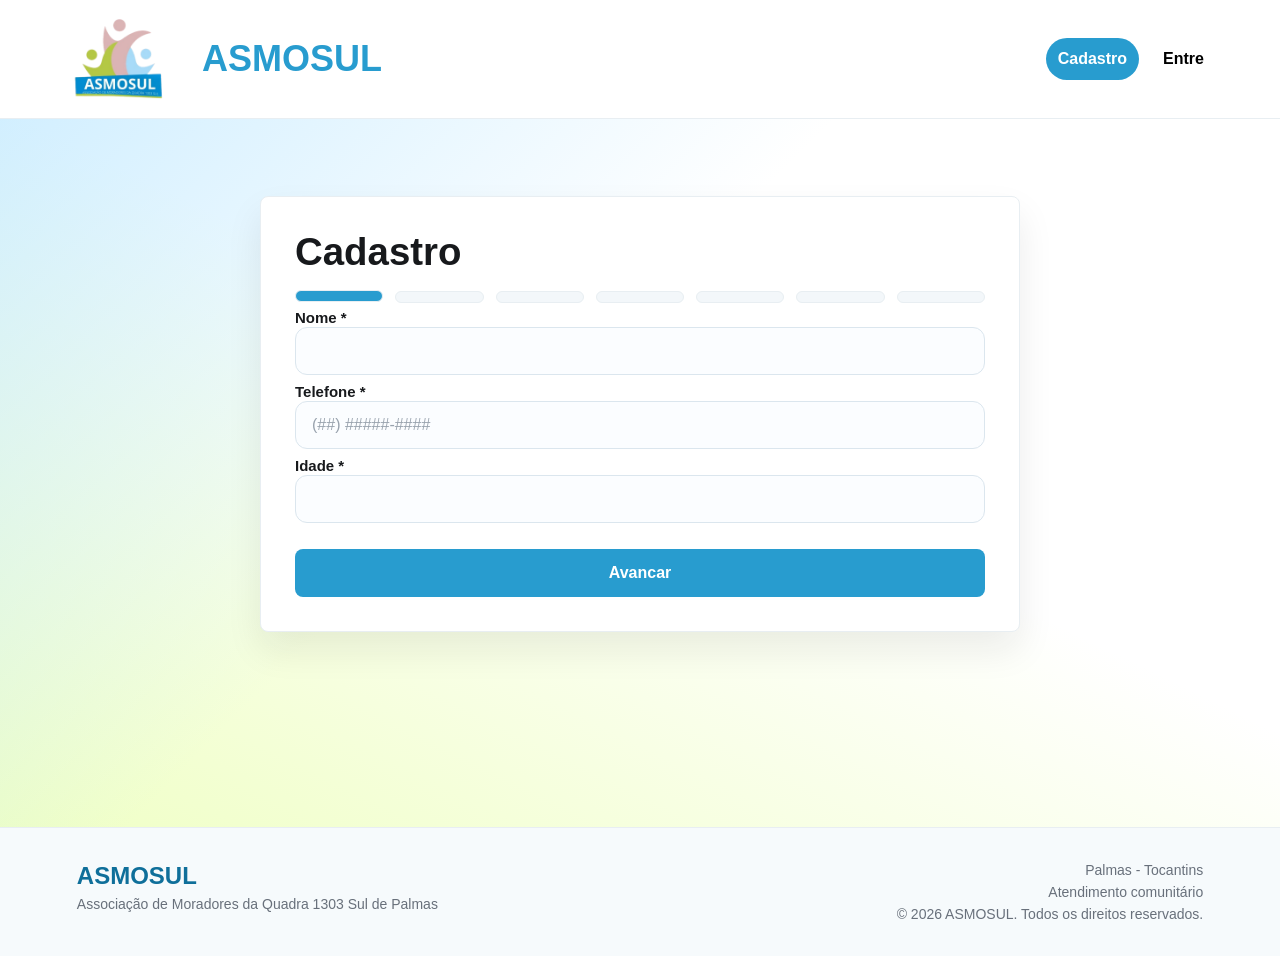
<file: capacitação/AsmoSul-main/cadastro.html>
﻿<!DOCTYPE html>
<html lang="pt-br">
<head>
    <meta charset="UTF-8">
    <meta name="viewport" content="width=device-width, initial-scale=1">
    <title>Cadastro</title>
    <link rel="icon" type="image/png" href="./Imagens/Logo-clean.png">
    <script src="./JavaScript/index.js" defer></script>
    <link rel="stylesheet" href="./Css/index.css">
</head>
<body>
    <header class="topbar auth-topbar">
        <a class="brand" href="./index.html" aria-label="ASMOSUL">
            <img src="./Imagens/Logo.png" alt="AsmoSul Logo" class="logo-img">
            <span>ASMOSUL</span>
        </a>
        <nav class="nav auth-nav" aria-label="Alternar entre cadastro e login">
            <button type="button" class="tablinks active" data-target="Cadastro">Cadastro</button>
            <button type="button" class="tablinks" data-target="Entre">Entre</button>
        </nav>
    </header>

    <main class="hero auth-hero">
        <div class="hero-content auth-content">
            <section id="Cadastro" class="tabcontent progress-card auth-panel" style="display:block;">
                <div class="panel-head">
                    <h1>Cadastro</h1>
                </div>

                <div class="progress-steps" aria-hidden="false">
                    <div class="step-box filled" data-index="1" aria-hidden="true"></div>
                    <div class="step-box" data-index="2" aria-hidden="true"></div>
                    <div class="step-box" data-index="3" aria-hidden="true"></div>
                    <div class="step-box" data-index="4" aria-hidden="true"></div>
                    <div class="step-box" data-index="5" aria-hidden="true"></div>
                    <div class="step-box" data-index="6" aria-hidden="true"></div>
                    <div class="step-box" data-index="7" aria-hidden="true"></div>
                </div>

                <form id="cadastroWizard" class="wizard" action="#">
                    <div class="wizard-step is-active" data-step="1">
                        <div>
                            <label for="nome">Nome *</label>
                            <input type="text" name="nome" id="nome" required>
                        </div>
                        <div>
                            <label for="telefone">Telefone *</label>
                            <input type="tel" name="telefone" id="telefone" maxlength="15" onkeyup="mascaraTelefone(event)" placeholder="(##) #####-####" required>
                        </div>
                        <div>
                            <label for="idade">Idade *</label>
                            <input type="number" name="idade" id="idade" min="0" required>
                        </div>
                    </div>

                    <div class="wizard-step" data-step="2">
                        <div>
                            <label for="cpf">CPF *</label>
                            <input type="text" name="cpf" id="cpf" minlength="11" maxlength="14" placeholder="000.000.000-00" inputmode="numeric" required>
                        </div>
                        <div>
                            <label for="date">Data de nascimento *</label>
                            <input type="date" name="date" id="date" required maxlength="10">
                        </div>
                        <div>
                            <label for="sexo">Sexo</label>
                            <select name="sexo" id="sexo">
                                <option value="">Selecione</option>
                                <option value="masculino">Masculino</option>
                                <option value="feminino">Feminino</option>
                                <option value="outro">Outro</option>
                            </select>
                        </div>
                    </div>

                    <div class="wizard-step" data-step="3">
                        <div>
                            <label for="email">E-mail *</label>
                            <input type="email" name="email" id="email" required>
                        </div>
                        <div>
                            <label for="escolaridade">Escolaridade</label>
                            <select name="escolaridade" id="escolaridade">
                                <option value="">Selecione</option>
                                <option value="analfabeto">Analfabeto</option>
                                <option value="ensino fundamental incompleto">Ensino fundamental incompleto</option>
                                <option value="ensino fundamental completo">Ensino fundamental completo</option>
                                <option value="ensino medio incompleto">Ensino medio incompleto</option>
                                <option value="ensino medio completo">Ensino medio completo</option>
                                <option value="ensino superior incompleto">Ensino superior incompleto</option>
                                <option value="ensino superior completo">Ensino superior completo</option>
                            </select>
                        </div>
                        <div>
                            <label for="profissao">Profissao</label>
                            <input type="text" name="profissao" id="profissao">
                        </div>
                    </div>

                    <div class="wizard-step" data-step="4">
                        <div>
                            <label for="quadra">Quadra</label>
                            <input type="text" name="quadra" id="quadra">
                        </div>
                        <div>
                            <label for="rua">Rua</label>
                            <input type="text" name="rua" id="rua">
                        </div>
                        <div>
                            <label for="lote">Lote</label>
                            <input type="text" name="lote" id="lote">
                        </div>
                        <div>
                            <label for="complemento">Complemento de endereco</label>
                            <input type="text" name="complemento" id="complemento">
                        </div>
                    </div>

                    <div class="wizard-step" data-step="5">
                        <div>
                            <label for="Renda">Renda familiar</label>
                            <select name="Renda" id="Renda">
                                <option value="">Selecione</option>
                                <option value="2000">Ate R$2000,00</option>
                                <option value="4000">Ate R$4000,00</option>
                                <option value="8000">Ate R$8000,00</option>
                                <option value="10000">Ate R$10000,00</option>
                                <option value="11000">Acima de R$10000,00</option>
                            </select>
                        </div>
                        <div>
                            <label for="Sim">Possui comorbidades?</label>
                            <select name="comorbidade" id="Sim">
                                <option value="">Selecione</option>
                                <option value="sim">Sim</option>
                                <option value="nao">Nao</option>
                            </select>
                            <div id="comorbidadeDetalhes" style="display:none; margin-top:8px;">
                                <label for="detalhes">Quais comorbidades?</label>
                                <input type="text" name="detalhes" id="detalhes" placeholder="Descreva aqui">
                            </div>
                        </div>
                    </div>

                    <div class="wizard-step" data-step="6">
                        <div>
                            <label for="nomeUsuario">Nome de usuario *</label>
                            <input type="text" name="nomeUsuario" id="nomeUsuario" required>
                        </div>
                        <div>
                            <label for="senha">Senha *</label>
                            <input type="password" name="senha" id="senha" required minlength="8">
                        </div>
                        <div>
                            <label for="senhaC">Confirmar senha *</label>
                            <input type="password" name="senhaC" id="senhaC" required minlength="8">
                        </div>
                        <div id="passwordFeedback" aria-live="polite"></div>
                    </div>

                    <div class="wizard-actions">
                        <button type="button" class="secondary-button wizard-back" hidden>Voltar</button>
                        <button type="button" class="primary-button wizard-next">Avancar</button>
                        <button type="submit" class="primary-button wizard-submit" hidden>Finalizar cadastro</button>
                    </div>
                </form>
            </section>

            <section id="Entre" class="tabcontent progress-card auth-panel">
                <div class="panel-head">
                    <h1>Entre</h1>
                </div>

                <form id="loginForm" class="wizard" action="#">
                    <div class="wizard-step is-active" data-step="1">
                        <div>
                            <label for="loginUser">Usuario *</label>
                            <input type="text" name="loginUser" id="loginUser" required>
                        </div>
                        <div>
                            <label for="loginSenha">Senha *</label>
                            <input type="password" name="loginSenha" id="loginSenha" required minlength="8">
                        </div>
                    </div>

                    <div class="wizard-actions">
                        <button type="button" class="secondary-button wizard-back" hidden>Voltar</button>
                        <button type="submit" class="primary-button wizard-submit">Entrar</button>
                    </div>
                </form>
            </section>
        </div>
    </main>

    <footer class="site-footer">
        <div class="footer-info">
            <strong>ASMOSUL</strong>
            <span>Associação de Moradores da Quadra 1303 Sul de Palmas</span>
        </div>

        <div class="footer-links">
            <span>Palmas - Tocantins</span>
            <span>Atendimento comunitário</span>
            <span>© 2026 ASMOSUL. Todos os direitos reservados.</span>
        </div>
    </footer>
</body>
</html>
</file>
<file: capacitação/AsmoSul-main/Css/index.css>
:root {
  --ink: #17191c;
  --muted: #68707b;
  --line: #e8eef2;
  --white: #ffffff;
  --blue: #289ccf;
  --blue-700: #0f6f9a;
  --blue-light: #eaf8ff;
  --green-soft: #efffd4;
  --shadow: 0 18px 36px rgb(23 25 28 / 8%);
  --radius: 8px;
}

* {
  box-sizing: border-box;
}

html {
  scroll-behavior: smooth;
}

body {
  margin: 0;
  color: var(--ink);
  background: var(--white);
  font-family: Helvetica, Arial, sans-serif;
}

button,
input,
select {
  font: inherit;
}

a {
  color: inherit;
  text-decoration: none;
}

.topbar {
  display: flex;
  align-items: center;
  min-height: 118px;
  padding: 4px clamp(24px, 5vw, 104px);
  border-bottom: 1px solid var(--line);
  background: var(--white);
}

.brand {
  display: inline-flex;
  align-items: center;
  gap: 28px;
}

.brand span {
  color: #289ccf;
  font-size: 36px;
  font-weight: 700;
}

.logo-img {
  height: 110px;
  width: auto;
  object-fit: contain;
}

.nav {
  display: flex;
  align-items: center;
  gap: 28px;
  margin-left: auto;
  color: #343a40;
  font-size: 16px;
}

.nav button:not(.join-button) {
  position: relative;
  padding: 12px;
  border: 0;
  background: transparent;
  font-weight: 700;
  cursor: pointer;
  transition: color 180ms ease;
}

.nav button:not(.join-button)::after {
  position: absolute;
  left: 0;
  bottom: 2px;
  width: 100%;
  height: 4px;
  border-radius: 999px;
  background: var(--blue);
  content: "";
  transform: scaleX(0);
  transform-origin: left;
  transition: transform 220ms ease;
}

.nav button:not(.join-button):hover::after,
.nav button:not(.join-button):focus-visible::after,
.nav button.active::after {
  transform: scaleX(1);
}

.join-button,
.primary-button,
.secondary-button {
  display: inline-flex;
  align-items: center;
  justify-content: center;
  min-height: 48px;
  padding: 0 24px;
  border-radius: var(--radius);
  font-weight: 700;
  border: 0;
  cursor: pointer;
}

.join-button,
.primary-button {
  color: var(--white);
  background: var(--blue);
}

.join-button {
  gap: 10px;
  min-height: 56px;
  padding: 0 28px;
  border-radius: 12px;
  transition: transform 180ms ease, box-shadow 180ms ease, background 180ms ease;
}

.join-button:hover,
.join-button:focus-visible {
  background: #208dbd;
  box-shadow: 0 12px 24px rgb(40 156 207 / 24%);
  transform: translateY(-2px);
}

.secondary-button {
  color: var(--blue);
  border: 1px solid #b6e5ff;
  background: var(--white);
}

.hero {
  min-height: calc(100vh - 118px);
  background:
    linear-gradient(135deg, rgb(182 229 255 / 62%), transparent 42%),
    linear-gradient(26deg, rgb(229 255 159 / 60%), transparent 54%),
    var(--white);
}

.hero-content {
  display: grid;
  grid-template-columns: minmax(0, 1.05fr) minmax(460px, 0.95fr);
  gap: clamp(56px, 7vw, 120px);
  align-items: start;
  min-height: calc(100vh - 118px);
  padding: clamp(48px, 6vw, 96px) clamp(24px, 5vw, 104px);
}

.bottom-row {
  grid-column: 1 / -1;
  width: 100%;
  margin-top: 28px;
}

.bottom-strip {
  display: flex;
  align-items: center;
  justify-content: flex-start;
  width: 100%;
  padding: 0;
}

.botaoCad {
  display: flex;
  flex-direction: column;
  align-items: center;
  justify-content: center;
  width: 100%;
  min-height: 88px;
  padding: 24px;
  border-radius: 16px;
  box-shadow: inset 0 0 0 1px rgb(255 255 255 / 60%);
  gap: 18px;
}

.cadastro-callout {
  margin: 0;
  color: #000000;
  font-size: 23px;
  font-weight: 700;
  line-height: 1.2;
  text-align: center;
}

.cadastro-image {
  display: block;
  width: 100%;
  max-width: 480px;
  height: 170px;
  border-radius: 12px;
  object-fit: cover;
}

.cadastro-link {
  display: flex;
  justify-content: center;
}

.botaoCad p {
  margin: 0;
  color: var(--blue-700);
  font-size: 28px;
  font-weight: 700;
  line-height: 1;
}

.hero-copy {
  min-width: 0;
}

.badge {
  display: inline-flex;
  align-items: center;
  min-height: 32px;
  padding: 0 16px;
  border-radius: 999px;
  color: var(--white);
  background: var(--blue);
  font-size: 14px;
  font-weight: 700;
}

h1 {
  max-width: 870px;
  margin: 24px 0 0;
  font-size: clamp(50px, 5vw, 78px);
  line-height: 1.05;
  letter-spacing: 0;
}

.hero-copy p {
  max-width: 790px;
  margin: 28px 0 0;
  color: var(--muted);
  font-size: 20px;
  line-height: 1.45;
}

.actions {
  display: flex;
  gap: 14px;
  margin-top: 36px;
}

.hero-stats {
  display: grid;
  gap: 22px;
  min-width: 0;
}

.progress-card,
.stat-cards article {
  border: 1px solid var(--line);
  border-radius: var(--radius);
  background: var(--white);
  box-shadow: var(--shadow);
}

.progress-card {
  padding: 34px;
}

.progress-card h2 {
  margin: 0;
  font-size: 28px;
  line-height: 1.2;
}

.progress-card p {
  margin: 8px 0 34px;
  color: var(--muted);
  font-size: 21px;
}

.progress-card form {
  display: flex;
  flex-direction: column;
  gap: 18px;
}

.progress-card form > div {
  display: flex;
  flex-direction: column;
  gap: 8px;
}

.progress-card label {
  color: var(--ink);
  font-weight: 700;
  font-size: 15px;
}

.progress-card input,
.progress-card select {
  width: 100%;
  min-height: 48px;
  padding: 0 16px;
  border: 1px solid #dbe6ee;
  border-radius: 12px;
  background: #fbfdff;
  color: var(--ink);
  outline: none;
  transition: border-color 180ms ease, box-shadow 180ms ease, background 180ms ease;
}

.progress-card input:focus,
.progress-card select:focus {
  border-color: var(--blue);
  background: var(--white);
  box-shadow: 0 0 0 4px rgb(40 156 207 / 12%);
}

.progress-card input::placeholder {
  color: #98a2ad;
}

.BotoesForm {
  display: flex;
  justify-content: flex-start;
  margin-top: 10px;
}

.BotoesForm input[type="submit"] {
  min-width: 160px;
  border: 0;
  color: var(--white);
  background: var(--blue);
  cursor: pointer;
  font-weight: 700;
  transition: transform 180ms ease, box-shadow 180ms ease, background 180ms ease;
}

.BotoesForm input[type="submit"]:hover,
.BotoesForm input[type="submit"]:focus-visible {
  background: #208dbd;
  box-shadow: 0 12px 24px rgb(40 156 207 / 24%);
  transform: translateY(-2px);
}

#comorbidadeDetalhes,
#passwordFeedback {
  width: 100%;
}

#comorbidadeDetalhes {
  margin-top: 2px;
}

#passwordFeedback {
  font-size: 0.78rem;
}

.password-feedback {
  list-style: none;
  padding: 0;
  margin: 0;
}

.password-feedback li {
  margin: 2px 0;
  text-align: left;
  font-size: 0.78rem;
  line-height: 1.35;
}

.password-feedback li.valid {
  color: #1a8f3a;
}

.password-feedback li.invalid {
  color: #c0392b;
}

.stat-cards {
  display: grid;
  grid-template-columns: repeat(3, minmax(0, 1fr));
  gap: 20px;
}

.stat-cards article {
  min-height: 140px;
  padding: 30px;
}

.stat-cards strong {
  display: block;
  color: var(--blue);
  font-size: 38px;
  line-height: 1;
}

.stat-cards span {
  display: block;
  margin-top: 16px;
  color: var(--muted);
  font-size: 16px;
  line-height: 1.35;
}

.tabcontent {
  display: none;
}

.auth-topbar {
  justify-content: space-between;
}

.auth-nav {
  gap: 12px;
  margin-left: 0;
}

.auth-nav .tablinks {
  padding: 12px 18px;
  border-radius: 999px;
  background: #f3f8fc;
}

.auth-nav .tablinks::after {
  display: none;
}

.auth-nav .tablinks.active {
  color: var(--white);
  background: var(--blue);
}

.auth-hero {
  min-height: calc(100vh - 118px - 74px);
}

.auth-content {
  grid-template-columns: minmax(0, 760px);
  justify-content: center;
  align-items: start;
  min-height: auto;
}

.auth-panel {
  width: 100%;
  max-width: 760px;
  margin: 0 auto;
}

/* Progress steps (retângulos) para a área de cadastro */
.progress-steps {
  display: flex;
  gap: 12px;
  margin: 18px 0 6px;
  align-items: center;
}
.progress-steps .step-box {
  flex: 1 1 0;
  height: 12px;
  border-radius: 8px;
  background: #f3f7fa;
  border: 1px solid var(--line);
  transition: background 220ms ease, transform 180ms ease;
}
.progress-steps .step-box.filled {
  background: var(--blue);
  transform: translateY(-1px);
}

.panel-head h1 {
  margin: 0 0 18px;
  font-size: clamp(28px, 3vw, 42px);
  line-height: 1.1;
}

.wizard {
  display: flex;
  flex-direction: column;
  gap: 18px;
}

.wizard-step {
  display: none !important;
  flex-direction: column;
  gap: 18px;
}

.wizard-step.is-active {
  display: flex !important;
}

.wizard-actions {
  display: flex;
  flex-wrap: wrap;
  gap: 12px;
  justify-content: flex-end;
  padding-top: 8px;
}

.wizard-actions .secondary-button,
.wizard-actions .primary-button {
  min-width: 150px;
}

.wizard-actions [hidden] {
  display: none !important;
}

@media (max-width: 980px) {
  .auth-topbar {
    align-items: center;
    flex-direction: row;
  }

  .auth-content {
    grid-template-columns: 1fr;
  }

  .auth-panel {
    max-width: none;
  }
}

@media (max-width: 980px) {
  .topbar {
    align-items: flex-start;
    flex-direction: column;
    gap: 14px;
    padding-top: 14px;
    padding-bottom: 18px;
  }

  .nav {
    flex-wrap: wrap;
    gap: 16px;
    margin-left: 0;
  }

  .hero-content {
    grid-template-columns: 1fr;
    min-height: auto;
  }

  .stat-cards {
    grid-template-columns: 1fr;
  }
}

@media (max-width: 560px) {
  .brand span {
    font-size: 28px;
  }

  h1 {
    font-size: 36px;
  }

  .hero-copy p,
  .progress-card p {
    font-size: 17px;
  }

  .actions {
    flex-direction: column;
  }

  .progress-card {
    padding: 22px;
  }

  .stat-cards article {
    padding: 22px;
  }
}

/* Footer */
.site-footer {
  display: flex;
  justify-content: space-between;
  align-items: flex-start;
  gap: 28px;
  padding: 34px clamp(18px, 6vw, 88px);
  color: #4d555f;
  border-top: 1px solid var(--line);
  background: #f6fafc;
  font-size: 14px;
}

.footer-info,
.footer-links {
  display: grid;
  gap: 6px;
}

.footer-info strong {
  color: var(--blue-700);
  font-size: 24px;
}

.footer-info span,
.footer-links span {
  color: var(--muted);
}

.footer-links {
  text-align: right;
}

@media (max-width: 560px) {
  .site-footer {
    flex-direction: column;
    gap: 8px;
    align-items: flex-start;
  }

  .footer-links {
    text-align: left;
  }
}
</file>
<file: comunidade/styles/global.css>
:root {
  --ink: #17191c;
  --muted: #68707b;
  --line: #e8eef2;
  --white: #ffffff;
  --blue: #289ccf;
  --blue-light: #eaf8ff;
  --shadow: 0 18px 36px rgb(23 25 28 / 8%);
  --radius: 8px;
}

* {
  box-sizing: border-box;
}

body {
  margin: 0;
  color: var(--ink);
  background: var(--white);
  font-family: Helvetica, Arial, sans-serif;
}

a {
  color: inherit;
  text-decoration: none;
}

/* RODAPE */
.site-footer {
  display: flex;
  justify-content: space-between;
  align-items: flex-start;
  gap: 28px;
  padding: 34px clamp(18px, 6vw, 88px);
  color: #4d555f;
  border-top: 1px solid #e8eef2;
  background: #f6fafc;
  font-size: 14px;
}

.footer-info,
.footer-links {
  display: grid;
  gap: 6px;
}

.footer-info strong {
  color: #289ccf;
  font-size: 24px;
}

.footer-info span,
.footer-links span {
  color: var(--muted);
}

.footer-links {
  text-align: right;
}





/* HEADER */

.topbar {
  position: sticky;
  top: 0;
  z-index: 999;

  display: flex;
  align-items: center;

  min-height: 118px;

  padding: 4px clamp(24px, 5vw, 104px);

  border-bottom: 1px solid var(--line);

  backdrop-filter: blur(12px);

  background: rgba(255, 255, 255, 0.92);
}

.brand {
  display: inline-flex;
  align-items: center;
  gap: 28px;
}

.brand img {
  width: 150px;
  height: 110px;
  object-fit: contain;
}

.brand span {
  color: var(--blue);
  font-size: 36px;
  font-weight: 700;
}

.nav {
  display: flex;
  align-items: center;
  gap: 28px;
  margin-left: auto;

  color: #343a40;
  font-size: 16px;
}

.nav a:not(.join-button) {
  position: relative;
  padding: 12px 0;

  font-weight: 700;

  transition: color 180ms ease;
}

.nav a:not(.join-button)::after {
  position: absolute;
  left: 0;
  bottom: 2px;

  width: 100%;
  height: 4px;

  border-radius: 999px;

  background: var(--blue);

  content: "";

  transform: scaleX(0);
  transform-origin: left;

  transition: transform 220ms ease;
}

.nav a:not(.join-button):hover,
.nav a.active {
  color: var(--blue);
}

.nav a:not(.join-button):hover::after,
.nav a.active::after {
  transform: scaleX(1);
}

/* BOTÕES */

.join-button,
.primary-button {
  display: inline-flex;
  align-items: center;
  justify-content: center;

  min-height: 48px;

  padding: 0 24px;

  border-radius: var(--radius);

  font-weight: 700;

  color: var(--white);
  background: var(--blue);
}

.join-button {
  gap: 10px;

  min-height: 56px;

  padding: 0 28px;

  border-radius: 12px;

  transition:
    transform 180ms ease,
    box-shadow 180ms ease,
    background 180ms ease;
}

.join-button:hover {
  background: #208dbd;

  box-shadow: 0 12px 24px rgb(40 156 207 / 24%);

  transform: translateY(-2px);
}

.join-icon {
  font-size: 22px;
}

@media (max-width: 980px) {

  .topbar {
    flex-direction: column;
    align-items: flex-start;
    gap: 14px;

    padding-top: 14px;
    padding-bottom: 18px;
  }

  .nav {
    flex-wrap: wrap;

    gap: 16px;

    margin-left: 0;
  }
}

@media (max-width: 560px) {

  .brand {
    gap: 14px;
  }

  .brand img {
    width: 118px;
    height: 86px;
  }

  .brand span {
    font-size: 28px;
  }
}
</file>
<file: comunidade/styles/form.css>
.form {
  padding: 140px 24px 100px;

  background:
    radial-gradient(
      circle at top left,
      rgba(40,156,207,0.18),
      transparent 32%
    ),
    radial-gradient(
      circle at bottom right,
      rgba(27,124,168,0.15),
      transparent 30%
    ),
    linear-gradient(
      to bottom,
      #f7fbfe,
      #edf7fc
    );
}

.form h1 {
  margin-bottom: 50px;

  color: var(--ink);

  text-align: center;

  font-size: clamp(34px, 5vw, 54px);
}

.form form {
  max-width: 760px;

  margin: 0 auto;

  padding: 50px;

  border: 1px solid var(--line);

  border-radius: 24px;

  background: var(--white);

  box-shadow: 0 20px 40px rgb(23 25 28 / 8%);
}

.form form > div {
  margin-bottom: 24px;
}

.form label {
  display: block;

  margin-bottom: 10px;

  font-size: 15px;
  font-weight: 700;
}

.form input[type="text"],
.form input[type="email"],
.form input[type="password"],
.form input[type="tel"],
.form input[type="date"],
.form select {
  width: 100%;
  min-height: 54px;

  padding: 0 16px;

  border: 1px solid #d7e3ea;
  border-radius: 12px;

  background: #fbfdff;

  font-size: 15px;
}

.form input:focus,
.form select:focus {
  outline: none;

  border-color: var(--blue);

  box-shadow: 0 0 0 4px rgb(40 156 207 / 12%);
}

.form input[type="radio"] {
  margin-right: 8px;
}

.form div:has(input[type="radio"]) {
  display: flex;
  align-items: center;
  gap: 18px;
  flex-wrap: wrap;
}

.form hr {
  height: 1px;

  margin: 40px 0;

  border: none;

  background: var(--line);
}

.form .buttons {
  display: flex;
  gap: 16px;

  margin-top: 20px;
}

.form input[type="submit"],
.form input[type="reset"] {
  flex: 1;

  min-height: 56px;

  border-radius: 14px;

  font-size: 15px;
  font-weight: 700;

  cursor: pointer;
}

.form input[type="submit"] {
  border: none;

  color: var(--white);
  background: var(--blue);
}

.form input[type="reset"] {
  border: 1px solid #b6e5ff;

  color: var(--blue);
  background: var(--white);
}

@media (max-width: 700px) {

  .form form {
    padding: 30px 22px;
  }

  .form .buttons {
    flex-direction: column;
  }
}

/* HERO FORM */

.form-hero {
  max-width: 760px;

  margin:
    0 auto
    60px;

  text-align: center;
}

.form-badge {
  display: inline-flex;
  align-items: center;

  padding: 10px 18px;

  border-radius: 999px;

  background: var(--blue-light);

  color: var(--blue);

  font-size: 14px;
  font-weight: 700;
}

.form-hero h1 {
  margin:
    24px 0
    18px;

  font-size: clamp(42px, 5vw, 68px);

  line-height: 1.05;

  letter-spacing: -2px;
}

.form-hero p {
  color: var(--muted);

  font-size: 19px;

  line-height: 1.8;
}

/*  MODERN FORM */

.modern-form {
  max-width: 760px;

  margin: 0 auto;

  padding: 50px;

  border-radius: 32px;

  background: white;

  box-shadow:
    0 24px 50px rgba(0,0,0,0.08);
}
</file>
<file: doações/dashboard.css>
:root {

    /* CORES DO DESIGN SYSTEM */

    --rosa1: #D9ABAB;
    --rosa2: #FFDADA;
    --rosa3: #FFEAEA;

    --azul1: #86C7E9;
    --azul2: #92DAFF;
    --azul3: #BBE8FF;

    --verde1: #E5FF9F;
    --verde2: #CCF267;
    --verde3: #A5C946;

    --azul-destaque: #289CCF;
    --azul-hover: #34C1FF;
    --azul-claro: #61CFFF;

    --branco: #FFFFFF;
    --texto: #2D2D2D;

    /* SOMBRAS DO DESIGN SYSTEM */

    /* Shadow 1 — Leve: Cards, inputs */
    --sombra-leve: 0px 2px 6px rgba(0, 0, 0, 0.08);

    /* Shadow 2 — Médio: Dropdown, modal */
    --sombra-media: 0px 4px 12px rgba(0, 0, 0, 0.12);

    /* Shadow 3 — Alto: Drawer, overlay */
    --sombra-alta: 0px 8px 24px rgba(0, 0, 0, 0.16);

}

* {

    margin: 0;
    padding: 0;
    box-sizing: border-box;

}

body {

    display: flex;

    min-height: 100vh;

    font-family: Helvetica, Arial, sans-serif;

    background: linear-gradient(
        135deg,
        var(--rosa3),
        var(--azul3)
    );

}

/* SIDEBAR — Navbar top */

.sidebar {

    width: 260px;

    background: var(--branco);

    padding: 30px 20px;

    box-shadow: var(--sombra-leve);

}

/* LOGO */

.logo-area {

    margin-bottom: 40px;

}

.logo-link {

    display: flex;

    align-items: center;

    gap: 12px;

    text-decoration: none;

}

.logo-link img {

    width: 100px;

}

/* S1. Subtitle Semi Bold */

.logo-link span {

    color: var(--azul-destaque);

    font-size: 24px;

    font-weight: 700;

}

/* MENU DA SIDEBAR */

.sidebar nav {

    display: flex;

    flex-direction: column;

    gap: 18px;

}

.sidebar nav a {

    text-decoration: none;

    color: var(--texto);

    padding: 14px 18px;

    border-radius: 14px;

    font-weight: 600;

    transition: 0.3s;

    background: var(--branco);

}

.sidebar nav a:hover {

    background: var(--azul3);

}

/* Botão primário azul */

.menu-btn {

    border: none;

    padding: 14px 18px;

    border-radius: 14px;

    background: var(--azul-destaque);

    color: var(--branco);

    font-weight: 600;

    font-size: 15px;

    cursor: pointer;

    transition: 0.3s;

    font-family: Helvetica, Arial, sans-serif;

    text-align: left;

}

.menu-btn:hover {

    background: var(--azul-hover);

    transform: translateY(-2px);

}

/* CONTEÚDO PRINCIPAL*/

.conteudo {

    flex: 1;

    padding: 40px;

}

/* TOPO */

.topo {

    margin-bottom: 40px;

}

/* H1 Semi Bold */

.topo h1 {

    color: var(--azul-destaque);

    font-size: 40px;

    font-weight: 600;

}

/* CARDS */

.cards,
.contador-section {

    display: grid;

    grid-template-columns: repeat(auto-fit, minmax(220px, 1fr));

    gap: 25px;

    margin-bottom: 40px;

}

/* Card */

.card,
.contador-card {

    background: var(--branco);

    padding: 30px;

    border-radius: 24px;

    box-shadow: var(--sombra-leve);

}

/* H1 */

.card h2,
.contador-card p {

    color: var(--azul-destaque);

    font-size: 36px;

    margin-bottom: 10px;

    font-weight: 700;

}

/* B2. Body Medium */

.card p {

    font-size: 16px;

    font-weight: 500;

}

/* H3 */

.contador-card h3 {

    color: var(--verde3);

    font-size: 16px;

    font-weight: 600;

    margin-bottom: 15px;

}

/* STATUS */

.status-section {

    display: grid;

    grid-template-columns: 1fr 1fr;

    gap: 25px;

    margin-bottom: 40px;

}

/* Status box — card  */

.status-box {

    background: var(--branco);

    padding: 30px;

    border-radius: 24px;

    box-shadow: var(--sombra-leve);

}

/* H3 verde 32px */

.status-box h2 {

    margin-bottom: 20px;

    color: var(--verde3);

    font-size: 22px;

    font-weight: 600;

}

.status-box ul {

    list-style: none;

}

/* B1 */

.status-box li {

    margin-bottom: 12px;

    font-size: 16px;

}

/* TABELA */

.tabela-section {

    background: var(--branco);

    padding: 30px;

    border-radius: 24px;

    box-shadow: var(--sombra-leve);

    margin-bottom: 40px;

}

.titulo-tabela {

    margin-bottom: 20px;

}

/* H4 Semi Bold */

.titulo-tabela h2 {

    color: var(--azul-destaque);

    font-size: 28px;

    font-weight: 600;

}

table {

    width: 100%;

    border-collapse: collapse;

}

thead {

    background: var(--azul3);

}

/* B2 Medium */

th,
td {

    padding: 16px;

    text-align: left;

    font-size: 14px;

}

tbody tr {

    border-bottom: 1px solid #ddd;

}

/* FORMULÁRIO */

.registro-section {

    margin-bottom: 40px;

}

.registro-box {

    background: var(--branco);

    padding: 35px;

    border-radius: 24px;

    box-shadow: var(--sombra-leve);

}

/* H4 Semi Bold */

.registro-box h2 {

    margin-bottom: 25px;

    color: var(--azul-destaque);

    font-size: 28px;

    font-weight: 600;

}

#formRegistro {

    display: grid;

    grid-template-columns: repeat(auto-fit, minmax(220px, 1fr));

    gap: 20px;

}

/* Input */

#formRegistro input,
#formRegistro select {

    padding: 15px;

    border: none;

    border-radius: 14px;

    background: var(--azul3);

    font-family: Helvetica, Arial, sans-serif;

    font-size: 14px;

    outline: none;

    transition: 0.2s;

}

#formRegistro input:focus,
#formRegistro select:focus {

    border: 1.5px solid var(--azul-destaque);

    background: var(--branco);

    box-shadow: 0 0 0 3px rgba(50, 130, 246, 0.3);

}

/* Botão primário */

#formRegistro button {

    border: none;

    border-radius: 14px;

    background: linear-gradient(
        135deg,
        var(--azul-destaque),
        var(--azul-destaque)
    );

    color: var(--branco);

    font-weight: 600;

    font-size: 15px;

    cursor: pointer;

    transition: 0.2s;

    padding: 15px;

    font-family: Helvetica, Arial, sans-serif;

}

#formRegistro button:hover {

    background: linear-gradient(
        135deg,
        var(--azul-destaque),
        var(--azul-hover)
    );

    transform: translateY(-3px);

}

/* RESPONSIVO */

@media (max-width: 1000px) {

    body {

        flex-direction: column;

    }

    .sidebar {

        width: 100%;

    }

    .status-section {

        grid-template-columns: 1fr;

    }

}
</file>
<file: doações/doador.css>
:root {

    /* CORES DO DESIGN SYSTEM */

    --rosa1: #D9ABAB;
    --rosa2: #FFDADA;
    --rosa3: #FFEAEA;

    --azul1: #86C7E9;
    --azul2: #92DAFF;
    --azul3: #BBE8FF;

    --verde1: #E5FF9F;
    --verde2: #CCF267;
    --verde3: #A5C946;

    --azul-destaque: #289CCF;
    --azul-hover: #34C1FF;
    --azul-claro: #61CFFF;

    --branco: #FFFFFF;
    --texto: #2D2D2D;

    /* SOMBRAS DO DESIGN SYSTEM */

    --sombra-leve: 0px 2px 6px rgba(0, 0, 0, 0.08);
    --sombra-media: 0px 4px 12px rgba(0, 0, 0, 0.12);
    --sombra-alta: 0px 8px 24px rgba(0, 0, 0, 0.16);

}

* {

    margin: 0;
    padding: 0;
    box-sizing: border-box;

}

body {

    font-family: Helvetica, Arial, sans-serif;

    background: linear-gradient(
        135deg,
        var(--rosa3),
        var(--azul3)
    );

}

/* NAVBAR TOP */

header {

    background: var(--branco);

    backdrop-filter: blur(8px);

    padding: 22px 40px;

    display: flex;

    justify-content: space-between;

    align-items: center;

    box-shadow: var(--sombra-leve);

    position: sticky;

    top: 0;

    z-index: 999;

}

/* LOGO */

.logo-area {

    display: flex;

    align-items: center;

    gap: 18px;

    text-decoration: none;

}

.logo-area img {

    width: 100px;

    height: auto;

    object-fit: contain;

}

/* H2 adaptado para logo */

.logo-texto {

    font-size: 30px;

    font-weight: 700;

    color: var(--azul-destaque);

    letter-spacing: 1px;

    transition: 0.3s;

}

.logo-area:hover .logo-texto {

    color: var(--azul-hover);

}

/* NAV */

nav {

    display: flex;

    align-items: center;

    gap: 45px;

}

.nav-link {

    text-decoration: none;

    color: #222;

    font-weight: 600;

    font-size: 16px;

    transition: 0.3s;

    position: relative;

}

.nav-link::after {

    content: "";

    position: absolute;

    width: 0%;

    height: 4px;

    background: var(--azul-destaque);

    left: 0;

    bottom: -10px;

    border-radius: 50px;

    transition: 0.3s;

}

.nav-link:hover::after {

    width: 100%;

}

/* FORMULÁRIO (Input) */

.form-section {

    padding: 80px 8%;

}

/* Card */

.form-container {

    background: var(--branco);

    padding: 40px;

    border-radius: 24px;

    box-shadow: var(--sombra-leve);

    border: 2px solid var(--azul2);

}

/* H3 Semi Bold*/

.form-container h2 {

    color: var(--azul-destaque);

    margin-bottom: 35px;

    font-size: 32px;

    font-weight: 600;

}

.form-grid {

    display: grid;

    grid-template-columns: 1fr 1fr;

    gap: 25px;

}

.campo {

    display: flex;

    flex-direction: column;

}

/* Label — B3*/

.campo label {

    margin-bottom: 8px;

    color: var(--azul-destaque);

    font-weight: 600;

    font-size: 14px;

}

/* Input */

.campo input,
.campo select {

    padding: 14px;

    border: 1px solid #289ccf;

    /* border-radius: 14px; */

    outline: none;

    /* background: var(--azul3); */

    transition: 0.3s;

    font-family: Helvetica, Arial, sans-serif;

    font-size: 14px;

}

.campo input:focus,
.campo select:focus {

    border-color: var(--azul-destaque);

    background: var(--branco);

    box-shadow: 0 0 0 3px rgba(50, 130, 246, 0.3);

}

/* Botão primário */

button {

    margin-top: 30px;

    background: linear-gradient(
        135deg,
        var(--azul-destaque),
        var(--azul-hover)
    );

    color: var(--branco);

    border: none;

    padding: 16px 35px;

    border-radius: 12px;

    cursor: pointer;

    font-size: 16px;

    font-weight: 600;

    transition: 0.2s;

    font-family: Helvetica, Arial, sans-serif;

}

button:hover {

    background: linear-gradient(
        135deg,
        var(--azul-hover),
        var(--azul-hover)
    );

    transform: translateY(-3px);

}

/* RESPONSIVO */

@media (max-width: 900px) {

    header {

        flex-direction: column;

        gap: 20px;

    }

    nav {

        justify-content: center;

        gap: 20px;

    }

    .logo-texto {

        font-size: 22px;

    }

    .form-grid {

        grid-template-columns: 1fr;

    }

    .form-container {

        padding: 30px;

    }

    .form-container h2 {

        font-size: 26px;

    }

}
</file>
<file: doações/entrega.css>
:root {

    /* CORES DO DESIGN SYSTEM */

    --rosa1: #D9ABAB;
    --rosa2: #FFDADA;
    --rosa3: #FFEAEA;

    --azul1: #86C7E9;
    --azul2: #92DAFF;
    --azul3: #BBE8FF;

    --verde1: #E5FF9F;
    --verde2: #CCF267;
    --verde3: #A5C946;

    --azul-destaque: #289CCF;
    --azul-hover: #34C1FF;
    --azul-claro: #61CFFF;

    --branco: #FFFFFF;
    --texto: #2D2D2D;

    /* SOMBRAS DO DESIGN SYSTEM */

    --sombra-leve: 0px 2px 6px rgba(0, 0, 0, 0.08);
    --sombra-media: 0px 4px 12px rgba(0, 0, 0, 0.12);
    --sombra-alta: 0px 8px 24px rgba(0, 0, 0, 0.16);

}

* {

    margin: 0;
    padding: 0;
    box-sizing: border-box;

}

body {

    font-family: Helvetica, Arial, sans-serif;

    background: linear-gradient(
        135deg,
        var(--rosa3),
        var(--azul3)
    );

}

/* NAVBAR TOP */

header {

    background: var(--branco);

    backdrop-filter: blur(8px);

    padding: 22px 40px;

    display: flex;

    justify-content: space-between;

    align-items: center;

    box-shadow: var(--sombra-leve);

    position: sticky;

    top: 0;

    z-index: 999;

}

/* LOGO */

.logo-area {

    display: flex;

    align-items: center;

    gap: 18px;

    text-decoration: none;

}

.logo-area img {

    width: 100px;

    height: auto;

    object-fit: contain;

}

/* H2 Semi Bold 40px → adaptado para logo */

.logo-texto {

    font-size: 28px;

    font-weight: 700;

    color: var(--azul-destaque);

    letter-spacing: 1px;

    transition: 0.3s;

}

.logo-area:hover .logo-texto {

    color: var(--azul-hover);

}

/* NAV */

nav {

    display: flex;

    align-items: center;

    gap: 45px;

}

/* Nav link */

.nav-link {

    text-decoration: none;

    color: #222;

    font-weight: 600;

    font-size: 16px;

    transition: 0.3s;

    position: relative;

}

.nav-link::after {

    content: "";

    position: absolute;

    width: 0%;

    height: 4px;

    background: var(--azul-destaque);

    left: 0;

    bottom: -10px;

    border-radius: 50px;

    transition: 0.3s;

}

.nav-link:hover::after {

    width: 100%;

}

/* FORMULÁRIO  */

.form-section {

    padding: 80px 8%;

}

/* Card */

.form-container {

    background: var(--branco);

    padding: 40px;

    border-radius: 24px;

    box-shadow: var(--sombra-leve);

    border: 2px solid var(--azul2);

}

/* H3 Semi Bold */

.form-container h2 {

    color: var(--azul-destaque);

    margin-bottom: 35px;

    font-size: 32px;

    font-weight: 600;

}

.form-grid {

    display: grid;

    grid-template-columns: 1fr 1fr;

    gap: 25px;

}

.campo {

    display: flex;

    flex-direction: column;

}

/* Label — B3. Body Regular */

.campo label {

    margin-bottom: 8px;

    color: var(--azul-destaque);

    font-weight: 600;

    font-size: 14px;

    display: block;

}

/* Input  */

.campo input,
.campo select {

    padding: 14px;

    border: 1.5px solid var(--azul2);

    border-radius: 14px;

    outline: none;

    background: var(--azul3);

    transition: 0.3s;

    font-family: Helvetica, Arial, sans-serif;

    font-size: 14px;

}

.campo input:focus,
.campo select:focus {

    border-color: var(--azul-destaque);

    background: var(--branco);

    box-shadow: 0 0 0 3px rgba(50, 130, 246, 0.3);

}

/* Botão primário */

button {

    margin-top: 30px;

    background: linear-gradient(
        135deg,
        var(--azul-destaque),
        var(--azul-hover)
    );

    color: var(--branco);

    border: none;

    padding: 16px 35px;

    border-radius: 12px;

    cursor: pointer;

    font-size: 16px;

    font-weight: 600;

    transition: 0.2s;

    font-family: Helvetica, Arial, sans-serif;

}

button:hover {

    background: linear-gradient(
        135deg,
        var(--azul-hover),
        var(--azul-hover)
    );

    transform: translateY(-3px);

}

/* RESPONSIVO*/

@media (max-width: 900px) {

    header {

        flex-direction: column;

        gap: 20px;

    }

    nav {

        justify-content: center;

        gap: 20px;

    }

    .logo-texto {

        font-size: 22px;

    }

    .form-grid {

        grid-template-columns: 1fr;

    }

    .form-container {

        padding: 30px;

    }

    .form-container h2 {

        font-size: 26px;

    }

}
</file>
<file: doações/institucional.css>
:root {

    /* CORES DO DESIGN SYSTEM */

    --rosa1: #D9ABAB;
    --rosa2: #FFDADA;
    --rosa3: #FFEAEA;

    --azul1: #86C7E9;
    --azul2: #92DAFF;
    --azul3: #BBE8FF;

    --verde1: #E5FF9F;
    --verde2: #CCF267;
    --verde3: #A5C946;

    --azul-destaque: #289CCF;
    --azul-hover: #34C1FF;
    --azul-claro: #61CFFF;

    --branco: #FFFFFF;
    --texto: #2D2D2D;

    /* SOMBRAS DO DESIGN SYSTEM */

    /* Shadow 1 — Leve: Cards, inputs */
    --sombra-leve: 0px 2px 6px rgba(0, 0, 0, 0.08);

    /* Shadow 2 — Médio: Dropdown, modal */
    --sombra-media: 0px 4px 12px rgba(0, 0, 0, 0.12);

    /* Shadow 3 — Alto: Drawer, overlay */
    --sombra-alta: 0px 8px 24px rgba(0, 0, 0, 0.16);

}

* {

    margin: 0;
    padding: 0;
    box-sizing: border-box;

}

body {

    font-family: Helvetica, Arial, sans-serif;

    background: linear-gradient(
        135deg,
        var(--rosa3),
        var(--azul3)
    );

    color: var(--texto);

}

/* ========================
   NAVBAR TOP — slide 18
   ======================== */

header {

    width: 100%;

    background: var(--branco);

    padding: 22px 40px;

    display: flex;

    justify-content: space-between;

    align-items: center;

    box-shadow: var(--sombra-leve);

    position: sticky;

    top: 0;

    z-index: 999;

    border-radius: 24px;

}

/* LOGO */

.logo-area {

    display: flex;

    align-items: center;

    gap: 18px;

    text-decoration: none;

}

.logo-area img {

    width: 100px;

}

.logo-texto {

    font-size: 30px;

    font-weight: 700;

    color: var(--azul-destaque);

    letter-spacing: 1px;

    transition: 0.3s;

}

.logo-area:hover .logo-texto {

    color: var(--azul-hover);

}

/* MENU */

nav {

    display: flex;

    align-items: center;

    list-style: none;

    gap: 20px;

}

/* Nav links — linha azul no hover (slide 18) */

.nav-link {

    text-decoration: none;

    color: #222;

    font-size: 16px;

    font-weight: 600;

    position: relative;

    transition: 0.3s ease;

}

.nav-link::after {

    content: "";

    position: absolute;

    width: 0%;

    height: 4px;

    background: var(--azul-destaque);

    left: 0;

    bottom: -10px;

    border-radius: 50px;

    transition: 0.3s;

}

.nav-link:hover::after {

    width: 100%;

}

/* BOTÃO NAVBAR — slide 18 */

.nav-contribuir {

    text-decoration: none;

    background: var(--azul-destaque);

    color: var(--branco);

    padding: 18px 28px;

    border-radius: 18px;

    font-size: 18px;

    font-weight: 700;

    display: flex;

    align-items: center;

    gap: 12px;

    box-shadow: 0 6px 18px rgba(40, 156, 207, 0.20);

    transition: 0.3s ease;

    cursor: pointer;

}

.nav-contribuir:hover {

    background: var(--azul-hover);

    transform: translateY(-2px);

}

@media (max-width: 900px) {

    header {

        flex-direction: column;

        gap: 20px;

        border-radius: 0;

    }

    nav {

        flex-wrap: wrap;

        justify-content: center;

        gap: 20px;

    }

    .logo-texto {

        font-size: 28px;

    }

}

/* ========================
   HERO
   ======================== */

.hero {

    min-height: 90vh;

    display: flex;

    align-items: center;

    justify-content: center;

    padding: 60px 8%;

    text-align: center;

}

.hero-texto {

    max-width: 900px;

    background: rgba(255, 255, 255, 0.92);

    padding: 60px;

    border-radius: 30px;

    box-shadow: var(--sombra-alta);

}

/* H1 — Tipografia H1 Semi Bold */

.hero h1 {

    font-size: 48px;

    font-weight: 600;

    color: var(--azul-destaque);

    margin-bottom: 25px;

    line-height: 1.2;

}

/* B1. Body Regular */

.hero p {

    font-size: 16px;

    line-height: 1.8;

    margin-bottom: 35px;

}

/* BOTÃO PRIMÁRIO  */

.botao {

    display: inline-block;

    background: linear-gradient(135deg, var(--azul-destaque), var(--azul-hover));

    color: var(--branco);

    padding: 18px 38px;

    border-radius: 12px;

    text-decoration: none;

    font-weight: 600;

    font-size: 16px;

    transition: 0.2s;

    box-shadow: var(--sombra-leve);

    cursor: pointer;

}

.botao:hover {

    background: linear-gradient(135deg, var(--azul-hover), var(--azul-hover));

    transform: translateY(-3px);

}

/* TÍTULOS DE SEÇÃO — H2 Semi Bold */

.titulo {

    text-align: center;

    margin-bottom: 50px;

}

.titulo h2 {

    font-size: 40px;

    font-weight: 600;

    color: var(--azul-destaque);

    position: relative;

    display: inline-block;

}

.titulo h2::after {

    content: "";

    width: 100px;

    height: 5px;

    background: linear-gradient(90deg, var(--azul-hover), var(--verde2));

    position: absolute;

    left: 50%;

    transform: translateX(-50%);

    bottom: -15px;

    border-radius: 20px;

}

/* SOBRE — Cards */

.sobre {

    padding: 90px 8%;

}

.sobre-container {

    display: grid;

    grid-template-columns: repeat(auto-fit, minmax(250px, 1fr));

    gap: 30px;

}

/* Card do design system */

.card {

    background: var(--branco);

    padding: 15px;

    border-radius: 10px;

    box-shadow: 0px 4px 10px rgba(0, 0, 0, 0.1);

    transition: 0.3s;

    overflow: hidden;

}

.card:hover {

    transform: translateY(-6px);

    box-shadow: var(--sombra-media);

}

/* H3 Semi Bold */

.card h3 {

    color: var(--verde3);

    margin-bottom: 18px;

    font-size: 32px;

    font-weight: 600;

}

/* B1. Body */

.card p {

    font-size: 16px;

    line-height: 1.8;

}

/* IMPACTO */

.impacto {

    padding: 90px 8%;

    background: rgba(255, 255, 255, 0.35);

}

.impacto-container {

    display: grid;

    grid-template-columns: repeat(auto-fit, minmax(200px, 1fr));

    gap: 30px;

}

.impacto-card {

    background: var(--branco);

    padding: 40px;

    border-radius: 24px;

    text-align: center;

    box-shadow: var(--sombra-leve);

}

/* H1 */

.impacto-card h3 {

    font-size: 48px;

    font-weight: 600;

    color: var(--azul-destaque);

    margin-bottom: 10px;

}

/* B2. Body Medium  */

.impacto-card p {

    font-size: 16px;

    font-weight: 500;

}

/* COMO AJUDAR — Cards */

.ajuda {

    padding: 90px 8%;

}

.ajuda-container {

    display: grid;

    grid-template-columns: repeat(auto-fit, minmax(250px, 1fr));

    gap: 30px;

}

.ajuda-card {

    background: var(--branco);

    padding: 35px;

    border-radius: 24px;

    box-shadow: var(--sombra-leve);

    transition: 0.3s;

}

.ajuda-card:hover {

    transform: translateY(-6px);

    box-shadow: var(--sombra-media);

}

/* H3 */

.ajuda-card h3 {

    margin-bottom: 18px;

    color: var(--azul-destaque);

    font-size: 32px;

    font-weight: 600;

}

/* B1 */

.ajuda-card p {

    line-height: 1.8;

    font-size: 16px;

}

/* TRANSPARÊNCIA*/

.transparencia {

    padding: 90px 8%;

}

.transparencia-box {

    background: linear-gradient(
        135deg,
        var(--azul-destaque),
        var(--azul-hover)
    );

    padding: 60px;

    border-radius: 30px;

    text-align: center;

    color: var(--branco);

    box-shadow: var(--sombra-alta);

}

/* H2 40px */

.transparencia-box h2 {

    font-size: 40px;

    font-weight: 600;

    margin-bottom: 20px;

}

/* B1 16px */

.transparencia-box p {

    font-size: 16px;

    line-height: 1.8;

}

/* CTA */

.cta {

    padding: 100px 8%;

    text-align: center;

}

/* H1 48px */

.cta h2 {

    font-size: 48px;

    font-weight: 600;

    color: var(--verde3);

    margin-bottom: 35px;

}

/* FOOTER */

footer {

    background: var(--branco);

    color: var(--texto);

    padding: 60px 8% 20px;

    box-shadow: 0 -5px 20px rgba(0, 0, 0, 0.05);

}

.footer-container {

    display: grid;

    grid-template-columns: repeat(auto-fit, minmax(250px, 1fr));

    gap: 40px;

    margin-bottom: 40px;

}

/* S1. Subtitle Semi Bold */

.footer-container h3 {

    margin-bottom: 18px;

    font-size: 18px;

    font-weight: 600;

    color: var(--azul-destaque);

}

/* B1 16px */

.footer-container p {

    margin-bottom: 10px;

    line-height: 1.7;

    font-size: 16px;

    color: var(--texto);

}



.site-footer {
  display: flex;
  justify-content: space-between;
  align-items: flex-start;
  gap: 28px;
  padding: 34px clamp(18px, 6vw, 88px);
  color: #4d555f;
  border-top: 1px solid var(--line);
  background: #f6fafc;
  font-size: 14px;
}

.footer-info,
.footer-links {
  display: grid;
  gap: 6px;
}

.footer-info strong {
  color:#289ccf;
  font-size: 24px;
}

.footer-info span,
.footer-links span {
  color: var(--muted);
}

.footer-links {
  text-align: right;
}

/* Links redes sociais */

.rede-link {

    text-decoration: none;

    color: var(--texto);

    transition: 0.3s;

    font-weight: 500;

}

.rede-link:hover {

    color: var(--azul-destaque);

}

/* ÁREA ADMIN */

.footer-admin {

    width: 100%;

    display: flex;

    justify-content: center;

    align-items: center;

    margin: 30px 0;

}

/* Botão primário azul */

.admin-footer {

    text-decoration: none;

    background: var(--azul-destaque);

    color: var(--branco);

    font-size: 16px;

    font-weight: 600;

    padding: 14px 28px;

    border-radius: 18px;

    border: none;

    transition: 0.3s;

    display: flex;

    justify-content: center;

    align-items: center;

    box-shadow: var(--sombra-leve);

}

.admin-footer:hover {

    background: var(--azul-hover);

    transform: translateY(-3px);

}

/* C1. Caption Regular 12px */

.footer-copy {

    text-align: center;

    border-top: 1px solid rgba(0, 0, 0, 0.15);

    padding-top: 20px;

    font-size: 12px;

    color: var(--texto);

}

/* RESPONSIVO */

@media (max-width: 900px) {

    .hero h1 {

        font-size: 32px;

    }

    .hero p {

        font-size: 16px;

    }

    .hero-texto {

        padding: 40px;

    }

    .titulo h2 {

        font-size: 32px;

    }

    .cta h2 {

        font-size: 36px;

    }

    .transparencia-box {

        padding: 40px;

    }

}
</file>
